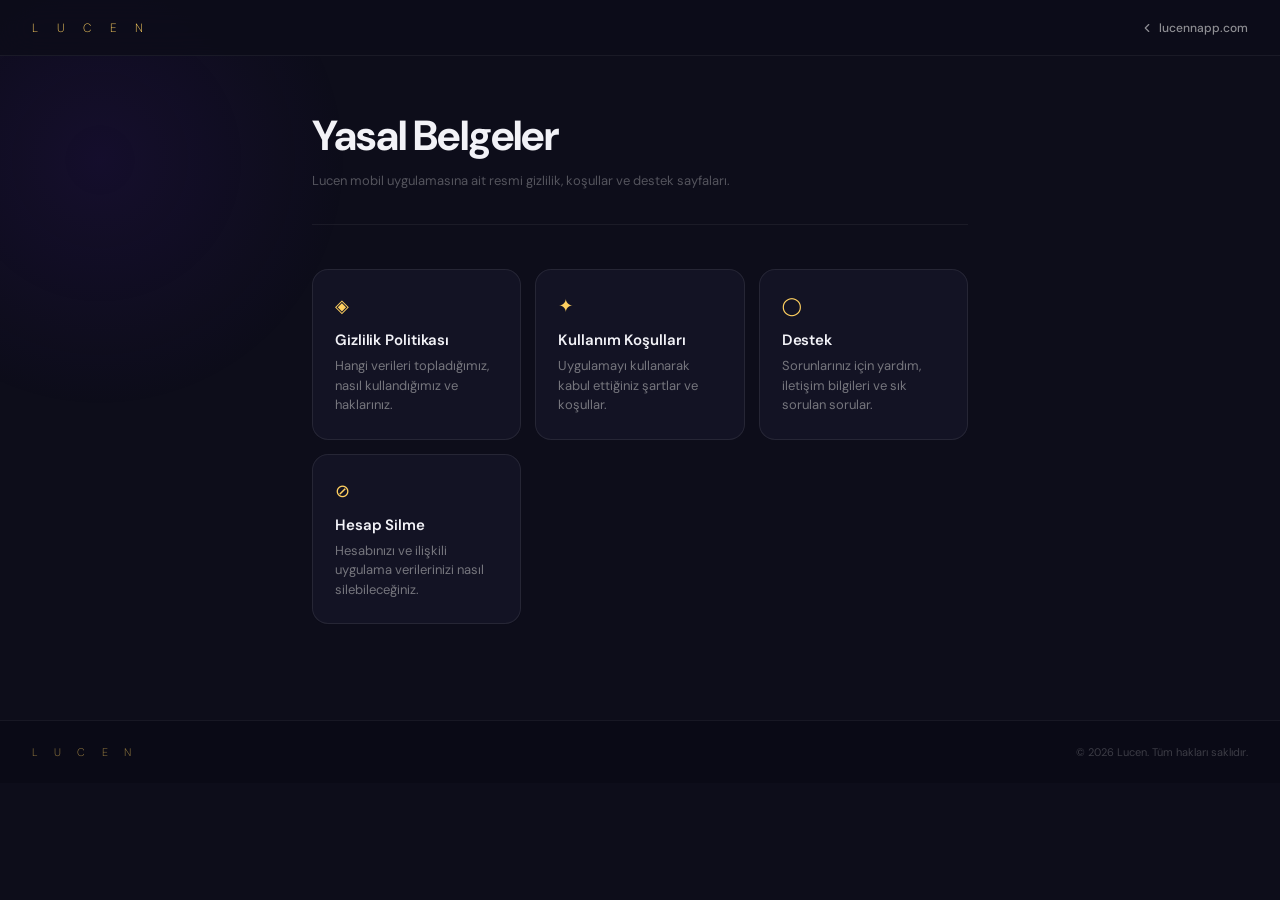
<file: index.html>
<!doctype html>
<html lang="tr">
<head>
  <meta charset="utf-8" />
  <meta name="viewport" content="width=device-width, initial-scale=1" />
  <title>Lucen — Yasal Belgeler</title>
  <meta name="description" content="Lucen uygulamasına ait gizlilik politikası, kullanım koşulları ve destek sayfaları." />
  <link rel="preconnect" href="https://fonts.googleapis.com" />
  <link rel="preconnect" href="https://fonts.gstatic.com" crossorigin />
  <link href="https://fonts.googleapis.com/css2?family=DM+Sans:opsz,wght@9..40,200;9..40,400;9..40,500;9..40,600;9..40,700&display=swap" rel="stylesheet" />
  <link rel="stylesheet" href="./styles.css" />
</head>
<body>

  <header class="legal-header">
    <a href="https://lucennapp.com" class="header-logo">L U C E N</a>
    <a href="https://lucennapp.com" class="header-back">
      <svg width="14" height="14" viewBox="0 0 24 24" fill="none" stroke="currentColor" stroke-width="2" stroke-linecap="round" stroke-linejoin="round" aria-hidden="true">
        <polyline points="15 18 9 12 15 6"></polyline>
      </svg>
      lucennapp.com
    </a>
  </header>

  <main class="legal-content">
    <h1 class="legal-title">Yasal Belgeler</h1>
    <p class="legal-meta">Lucen mobil uygulamasına ait resmi gizlilik, koşullar ve destek sayfaları.</p>

    <div class="hub-grid">
      <a href="./privacy.html" class="hub-card">
        <span class="hub-card-icon">◈</span>
        <span class="hub-card-title">Gizlilik Politikası</span>
        <p class="hub-card-desc">Hangi verileri topladığımız, nasıl kullandığımız ve haklarınız.</p>
      </a>
      <a href="./terms.html" class="hub-card">
        <span class="hub-card-icon">✦</span>
        <span class="hub-card-title">Kullanım Koşulları</span>
        <p class="hub-card-desc">Uygulamayı kullanarak kabul ettiğiniz şartlar ve koşullar.</p>
      </a>
      <a href="./support.html" class="hub-card">
        <span class="hub-card-icon">◯</span>
        <span class="hub-card-title">Destek</span>
        <p class="hub-card-desc">Sorunlarınız için yardım, iletişim bilgileri ve sık sorulan sorular.</p>
      </a>
      <a href="./delete-account.html" class="hub-card">
        <span class="hub-card-icon">⊘</span>
        <span class="hub-card-title">Hesap Silme</span>
        <p class="hub-card-desc">Hesabınızı ve ilişkili uygulama verilerinizi nasıl silebileceğiniz.</p>
      </a>
    </div>
  </main>

  <footer class="legal-footer">
    <a href="https://lucennapp.com" class="legal-footer-logo">L U C E N</a>
    <span class="legal-footer-copy">© 2026 Lucen. Tüm hakları saklıdır.</span>
  </footer>

</body>
</html>
</file>
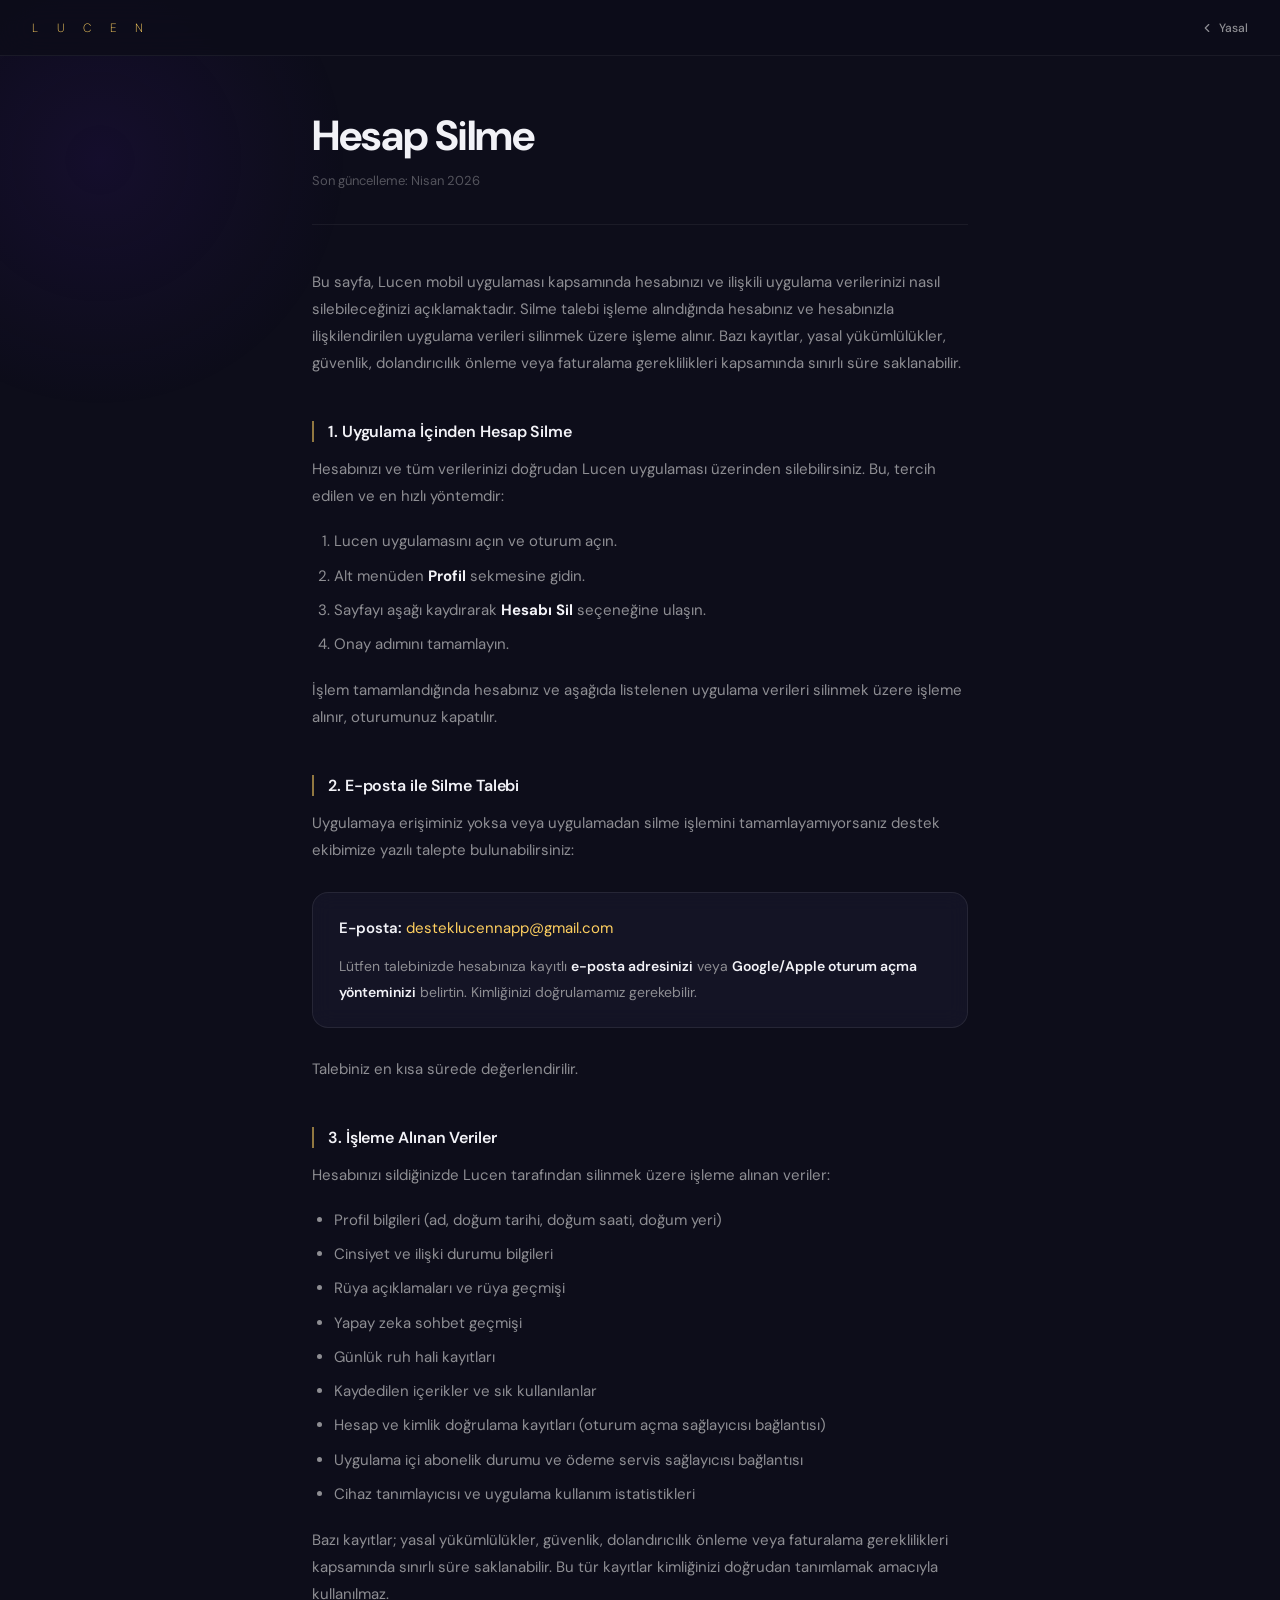
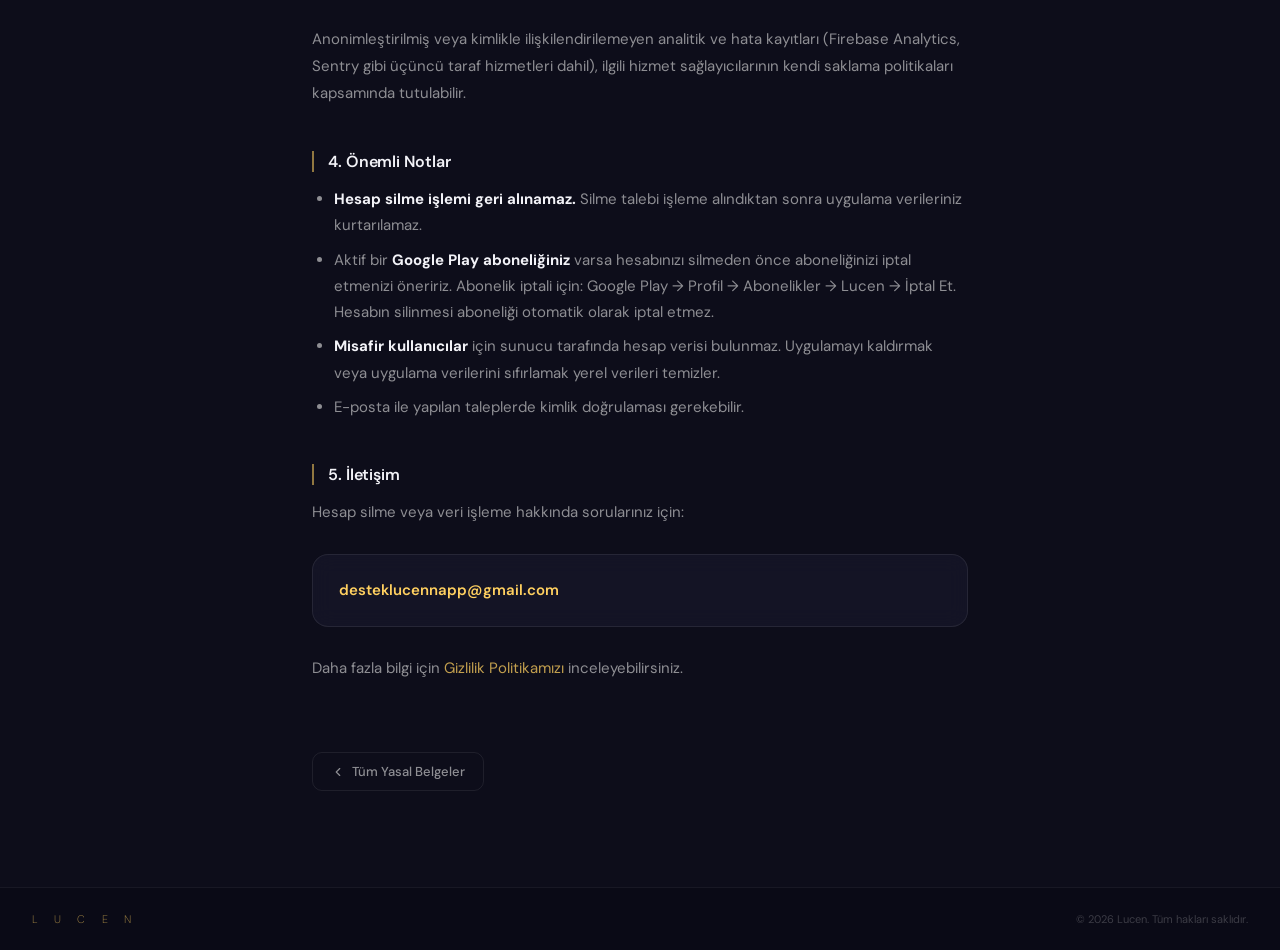
<file: delete-account.html>
<!doctype html>
<html lang="tr">
<head>
  <meta charset="utf-8" />
  <meta name="viewport" content="width=device-width, initial-scale=1" />
  <title>Lucen — Hesap Silme</title>
  <meta name="description" content="Lucen hesabınızı ve ilişkili uygulama verilerinizi nasıl silebileceğinizi öğrenin." />
  <link rel="preconnect" href="https://fonts.googleapis.com" />
  <link rel="preconnect" href="https://fonts.gstatic.com" crossorigin />
  <link href="https://fonts.googleapis.com/css2?family=DM+Sans:opsz,wght@9..40,200;9..40,400;9..40,500;9..40,600;9..40,700&display=swap" rel="stylesheet" />
  <link rel="stylesheet" href="./styles.css" />
</head>
<body>

  <header class="legal-header">
    <a href="https://lucennapp.com" class="header-logo">L U C E N</a>
    <a href="./index.html" class="header-back">
      <svg width="14" height="14" viewBox="0 0 24 24" fill="none" stroke="currentColor" stroke-width="2" stroke-linecap="round" stroke-linejoin="round" aria-hidden="true">
        <polyline points="15 18 9 12 15 6"></polyline>
      </svg>
      Yasal
    </a>
  </header>

  <main class="legal-content">
    <h1 class="legal-title">Hesap Silme</h1>
    <p class="legal-meta">Son güncelleme: Nisan 2026</p>

    <p>
      Bu sayfa, Lucen mobil uygulaması kapsamında hesabınızı ve ilişkili uygulama verilerinizi
      nasıl silebileceğinizi açıklamaktadır. Silme talebi işleme alındığında hesabınız ve
      hesabınızla ilişkilendirilen uygulama verileri silinmek üzere işleme alınır. Bazı kayıtlar,
      yasal yükümlülükler, güvenlik, dolandırıcılık önleme veya faturalama gereklilikleri
      kapsamında sınırlı süre saklanabilir.
    </p>

    <h2>1. Uygulama İçinden Hesap Silme</h2>
    <p>
      Hesabınızı ve tüm verilerinizi doğrudan Lucen uygulaması üzerinden silebilirsiniz.
      Bu, tercih edilen ve en hızlı yöntemdir:
    </p>
    <ol>
      <li>Lucen uygulamasını açın ve oturum açın.</li>
      <li>Alt menüden <strong style="color:#F2F2F7;">Profil</strong> sekmesine gidin.</li>
      <li>Sayfayı aşağı kaydırarak <strong style="color:#F2F2F7;">Hesabı Sil</strong> seçeneğine ulaşın.</li>
      <li>Onay adımını tamamlayın.</li>
    </ol>
    <p>
      İşlem tamamlandığında hesabınız ve aşağıda listelenen uygulama verileri silinmek üzere
      işleme alınır, oturumunuz kapatılır.
    </p>

    <h2>2. E-posta ile Silme Talebi</h2>
    <p>
      Uygulamaya erişiminiz yoksa veya uygulamadan silme işlemini tamamlayamıyorsanız
      destek ekibimize yazılı talepte bulunabilirsiniz:
    </p>
    <div class="highlight">
      <p>
        <strong>E-posta:</strong>
        <a href="mailto:desteklucennapp@gmail.com?subject=Hesap%20Silme%20Talebi">
          desteklucennapp@gmail.com
        </a>
      </p>
      <p style="margin-top:12px; font-size:14px;">
        Lütfen talebinizde hesabınıza kayıtlı <strong>e-posta adresinizi</strong> veya
        <strong>Google/Apple oturum açma yönteminizi</strong> belirtin.
        Kimliğinizi doğrulamamız gerekebilir.
      </p>
    </div>
    <p>
      Talebiniz en kısa sürede değerlendirilir.
    </p>

    <h2>3. İşleme Alınan Veriler</h2>
    <p>
      Hesabınızı sildiğinizde Lucen tarafından silinmek üzere işleme alınan veriler:
    </p>
    <ul>
      <li>Profil bilgileri (ad, doğum tarihi, doğum saati, doğum yeri)</li>
      <li>Cinsiyet ve ilişki durumu bilgileri</li>
      <li>Rüya açıklamaları ve rüya geçmişi</li>
      <li>Yapay zeka sohbet geçmişi</li>
      <li>Günlük ruh hali kayıtları</li>
      <li>Kaydedilen içerikler ve sık kullanılanlar</li>
      <li>Hesap ve kimlik doğrulama kayıtları (oturum açma sağlayıcısı bağlantısı)</li>
      <li>Uygulama içi abonelik durumu ve ödeme servis sağlayıcısı bağlantısı</li>
      <li>Cihaz tanımlayıcısı ve uygulama kullanım istatistikleri</li>
    </ul>
    <p>
      Bazı kayıtlar; yasal yükümlülükler, güvenlik, dolandırıcılık önleme veya faturalama
      gereklilikleri kapsamında sınırlı süre saklanabilir. Bu tür kayıtlar kimliğinizi
      doğrudan tanımlamak amacıyla kullanılmaz.
    </p>
    <p>
      Anonimleştirilmiş veya kimlikle ilişkilendirilemeyen analitik ve hata kayıtları
      (Firebase Analytics, Sentry gibi üçüncü taraf hizmetleri dahil), ilgili hizmet
      sağlayıcılarının kendi saklama politikaları kapsamında tutulabilir.
    </p>

    <h2>4. Önemli Notlar</h2>
    <ul>
      <li>
        <strong style="color:#F2F2F7;">Hesap silme işlemi geri alınamaz.</strong>
        Silme talebi işleme alındıktan sonra uygulama verileriniz kurtarılamaz.
      </li>
      <li>
        Aktif bir <strong style="color:#F2F2F7;">Google Play aboneliğiniz</strong> varsa
        hesabınızı silmeden önce aboneliğinizi iptal etmenizi öneririz.
        Abonelik iptali için: Google Play → Profil → Abonelikler → Lucen → İptal Et.
        Hesabın silinmesi aboneliği otomatik olarak iptal etmez.
      </li>
      <li>
        <strong style="color:#F2F2F7;">Misafir kullanıcılar</strong> için sunucu tarafında
        hesap verisi bulunmaz. Uygulamayı kaldırmak veya uygulama verilerini sıfırlamak
        yerel verileri temizler.
      </li>
      <li>
        E-posta ile yapılan taleplerde kimlik doğrulaması gerekebilir.
      </li>
    </ul>

    <h2>5. İletişim</h2>
    <p>
      Hesap silme veya veri işleme hakkında sorularınız için:
    </p>
    <div class="highlight">
      <p>
        <strong>
          <a href="mailto:desteklucennapp@gmail.com">desteklucennapp@gmail.com</a>
        </strong>
      </p>
    </div>
    <p>
      Daha fazla bilgi için
      <a href="./privacy.html">Gizlilik Politikamızı</a> inceleyebilirsiniz.
    </p>

    <a href="./index.html" class="back-link">
      <svg width="14" height="14" viewBox="0 0 24 24" fill="none" stroke="currentColor" stroke-width="2" stroke-linecap="round" stroke-linejoin="round" aria-hidden="true">
        <polyline points="15 18 9 12 15 6"></polyline>
      </svg>
      Tüm Yasal Belgeler
    </a>
  </main>

  <footer class="legal-footer">
    <a href="https://lucennapp.com" class="legal-footer-logo">L U C E N</a>
    <span class="legal-footer-copy">© 2026 Lucen. Tüm hakları saklıdır.</span>
  </footer>

</body>
</html>
</file>
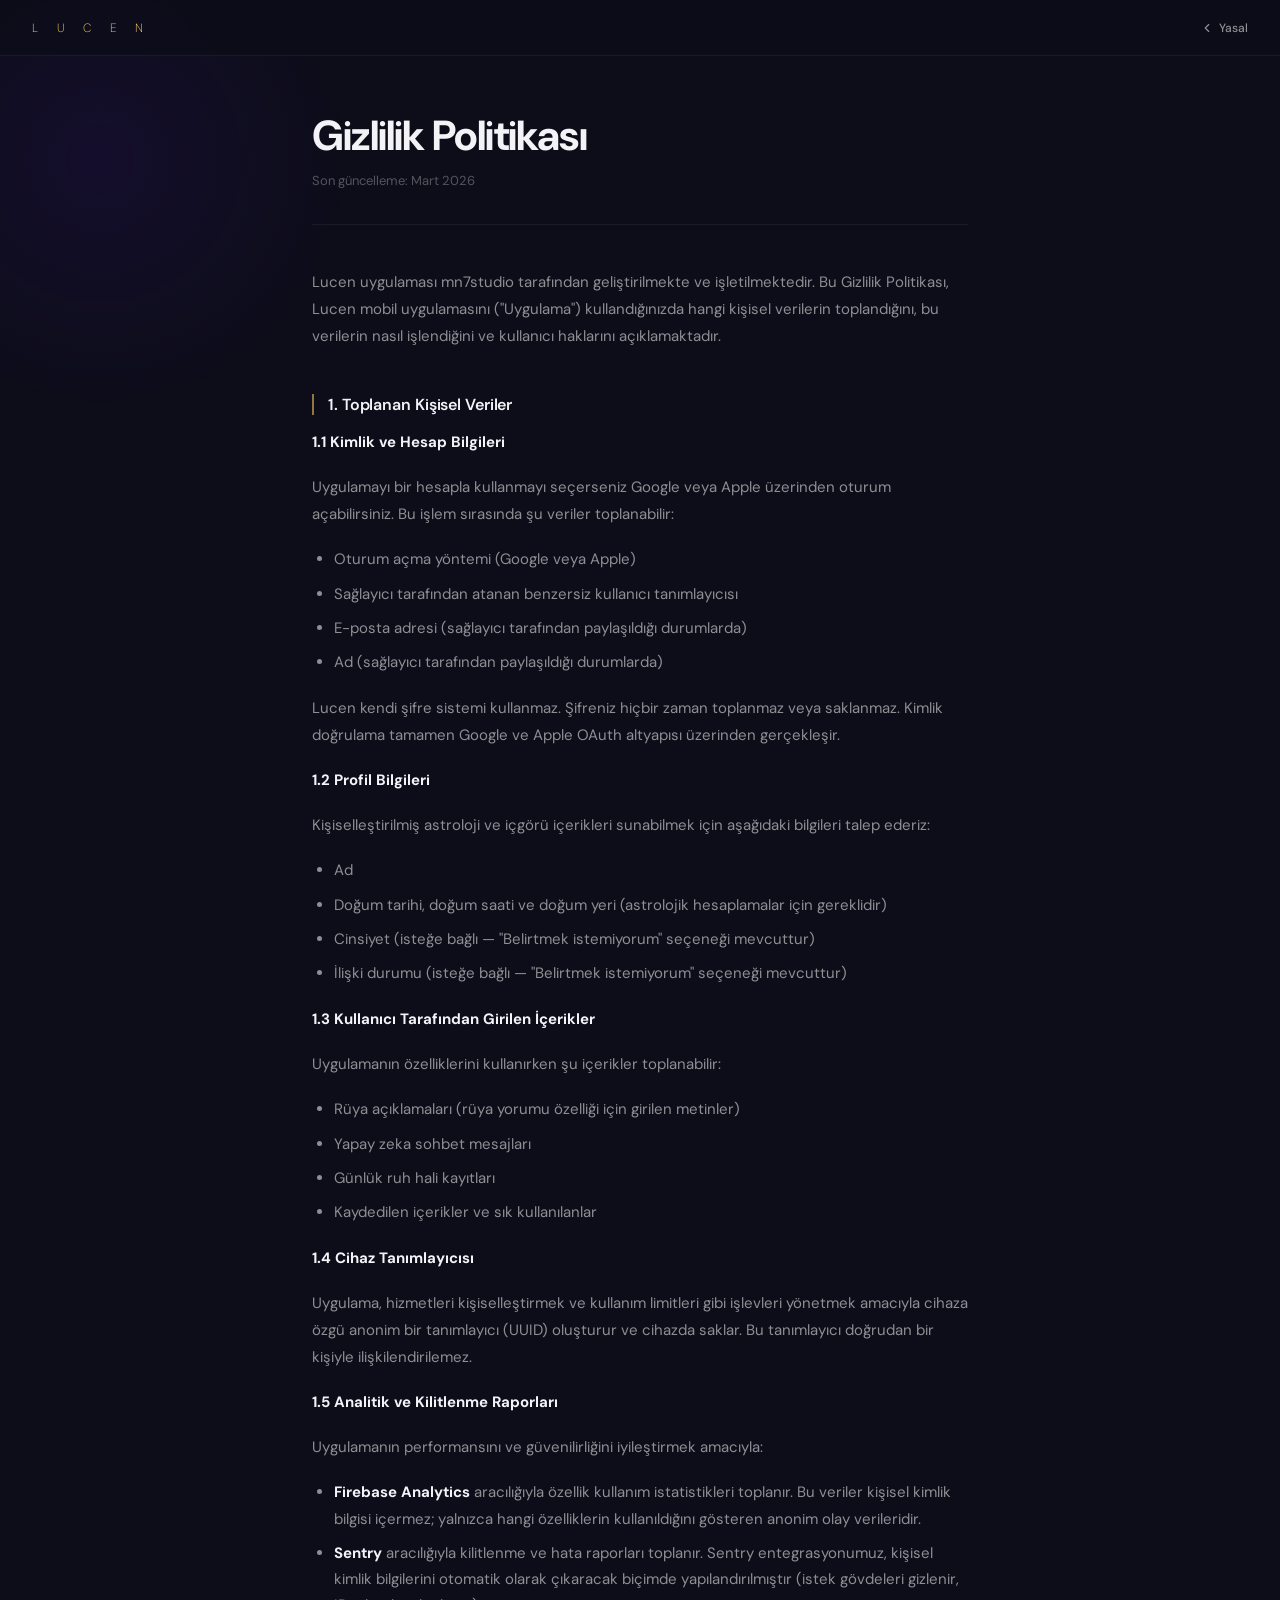
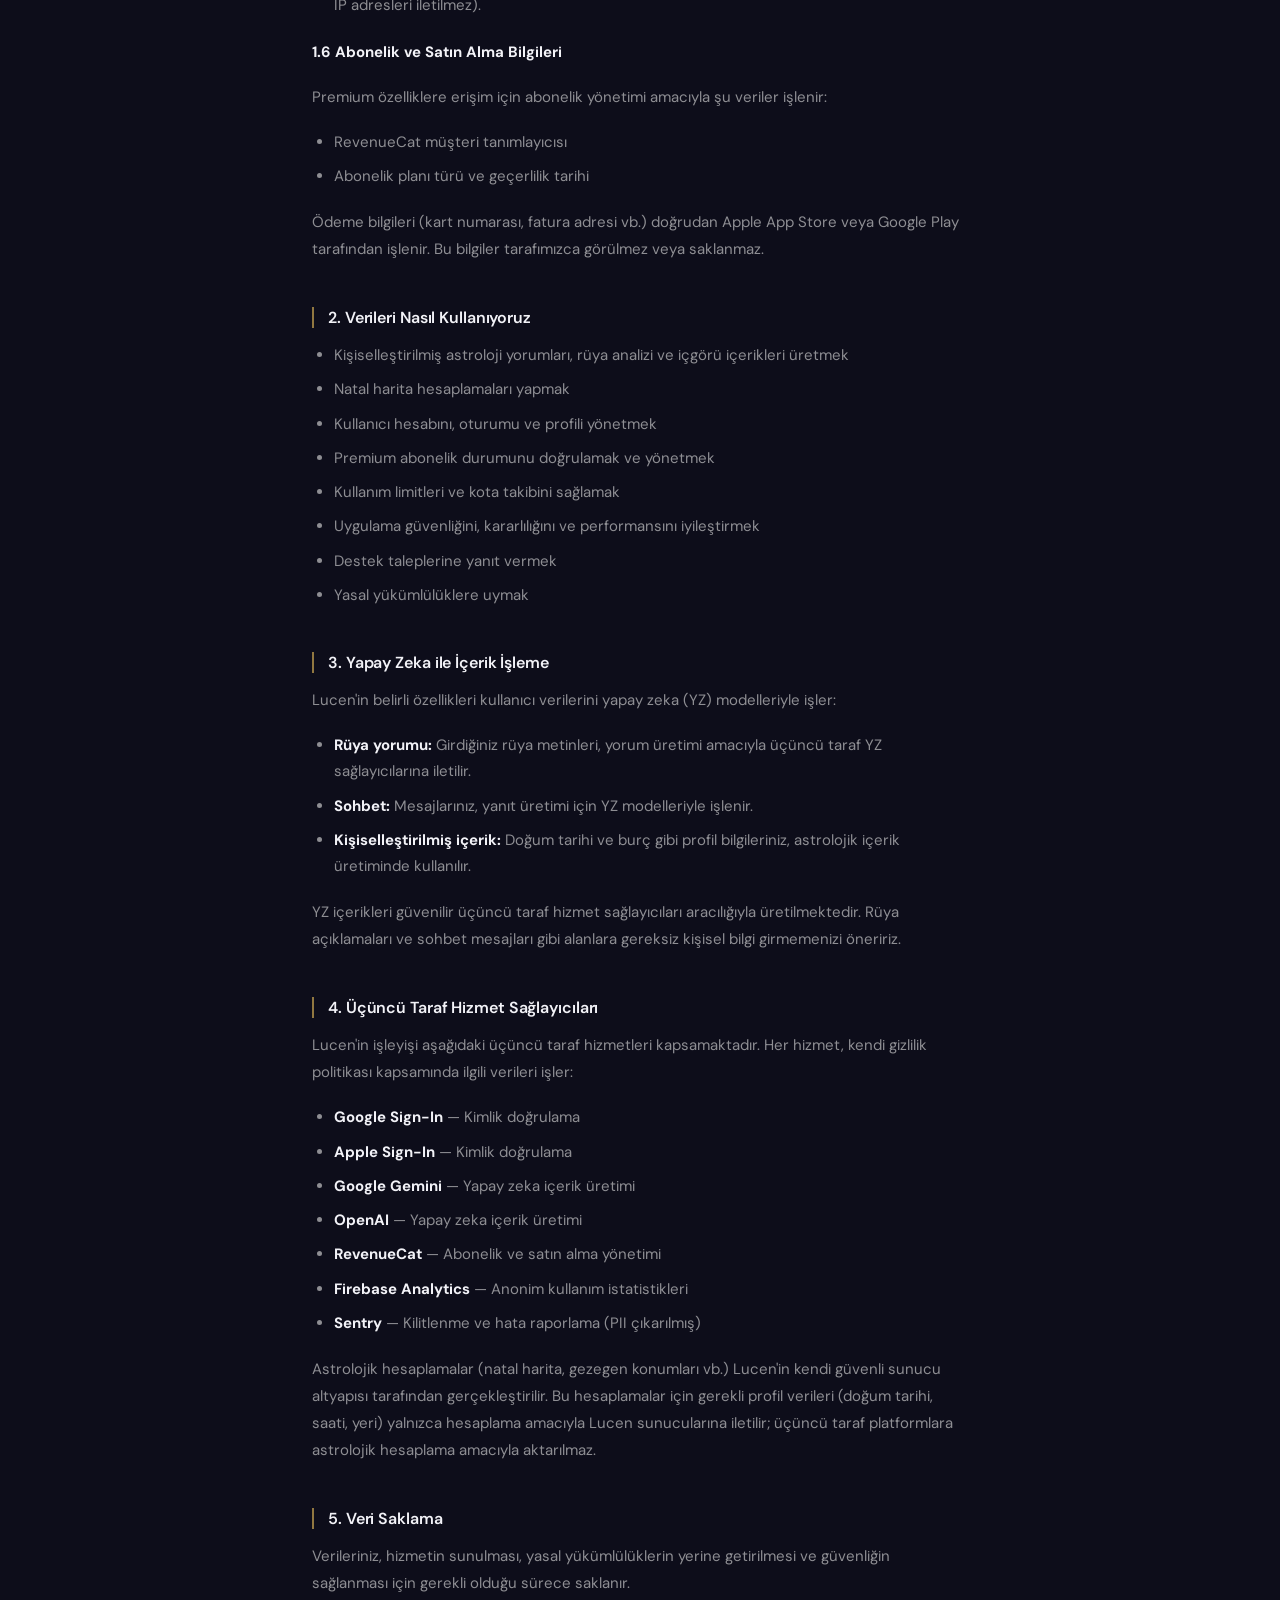
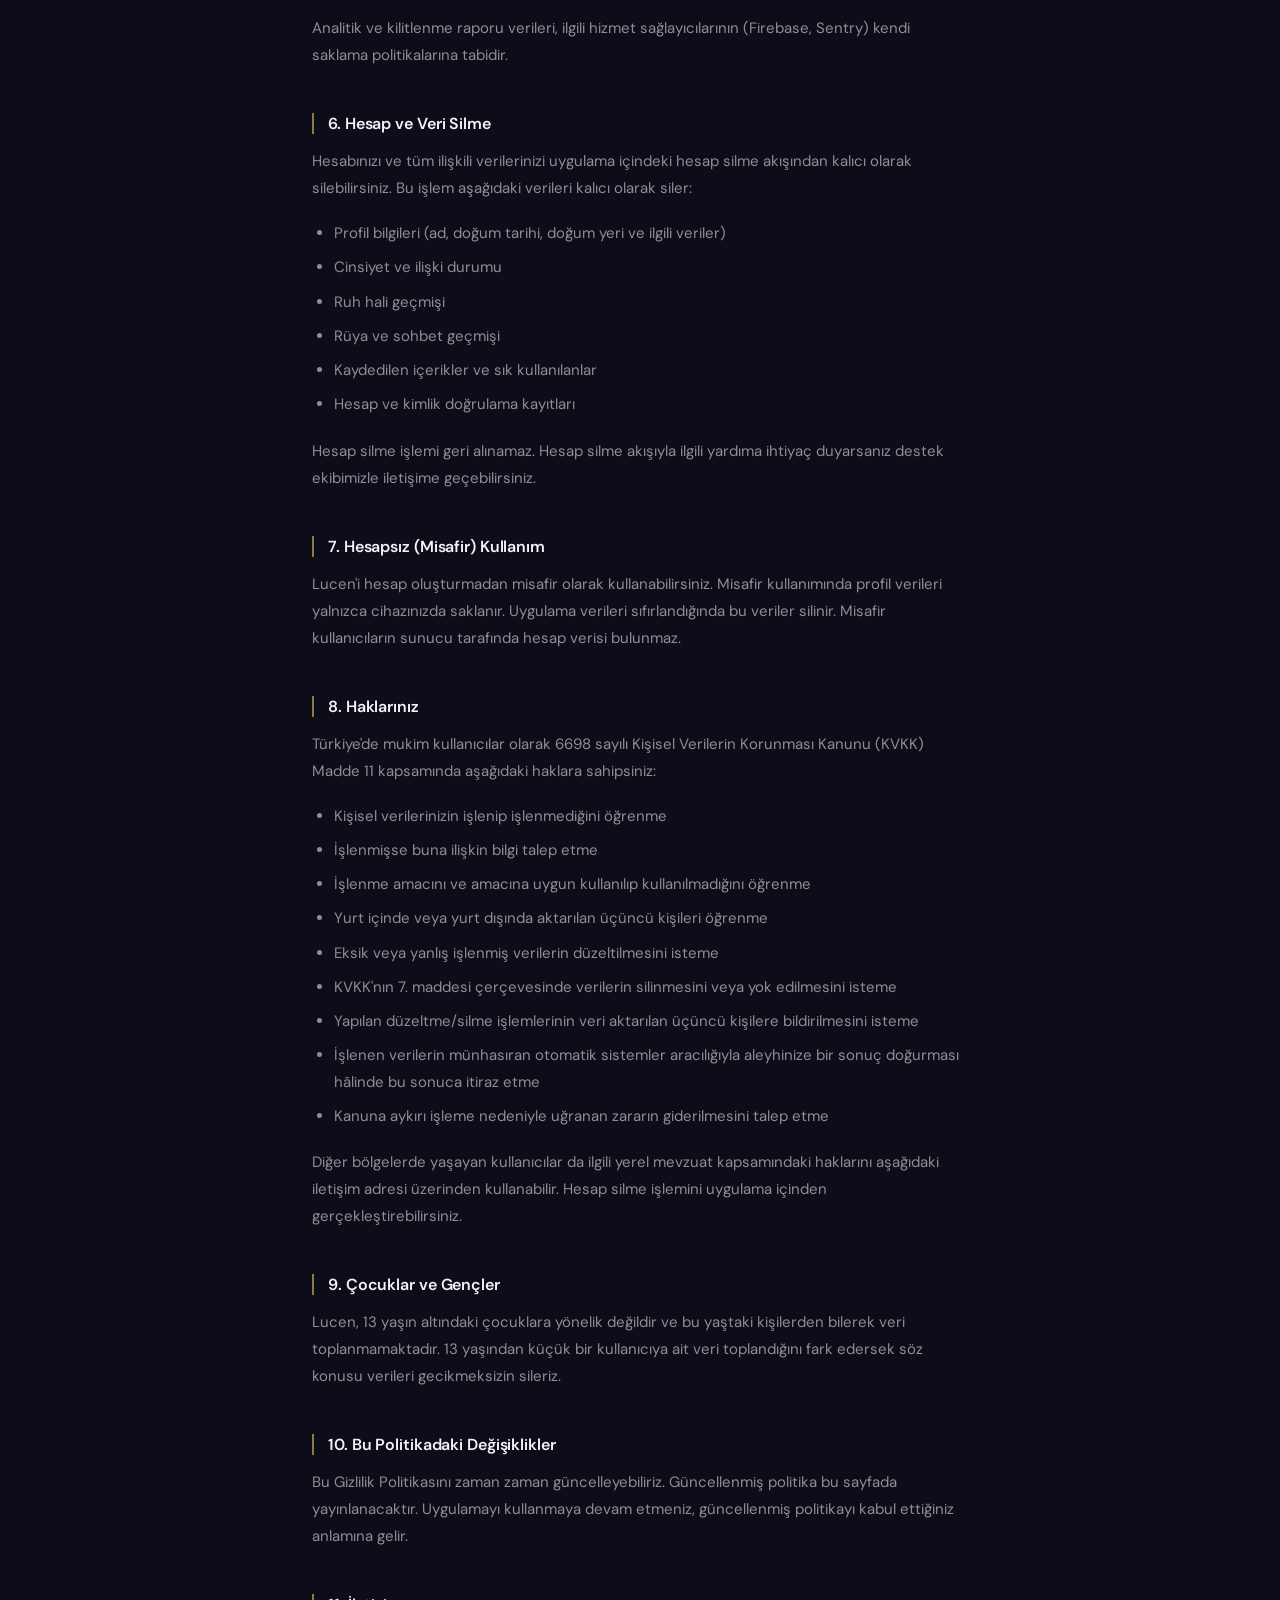
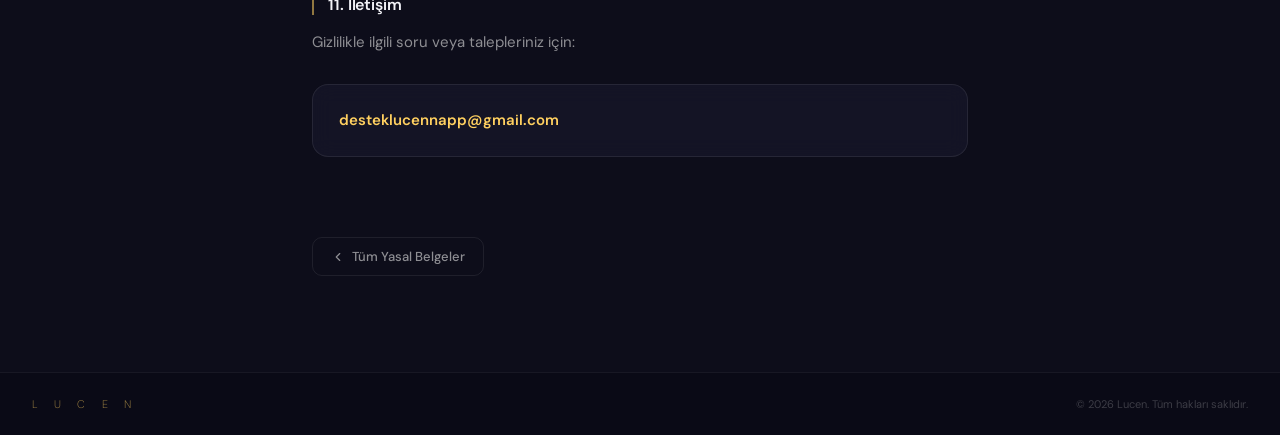
<file: privacy.html>
<!doctype html>
<html lang="tr">
<head>
  <meta charset="utf-8" />
  <meta name="viewport" content="width=device-width, initial-scale=1" />
  <title>Lucen — Gizlilik Politikası</title>
  <meta name="description" content="Lucen gizlilik politikası — hangi verilerin toplandığı, nasıl kullanıldığı ve kullanıcı hakları." />
  <link rel="preconnect" href="https://fonts.googleapis.com" />
  <link rel="preconnect" href="https://fonts.gstatic.com" crossorigin />
  <link href="https://fonts.googleapis.com/css2?family=DM+Sans:opsz,wght@9..40,200;9..40,400;9..40,500;9..40,600;9..40,700&display=swap" rel="stylesheet" />
  <link rel="stylesheet" href="./styles.css" />
</head>
<body>

  <header class="legal-header">
    <a href="https://lucennapp.com" class="header-logo">L U C E N</a>
    <a href="./index.html" class="header-back">
      <svg width="14" height="14" viewBox="0 0 24 24" fill="none" stroke="currentColor" stroke-width="2" stroke-linecap="round" stroke-linejoin="round" aria-hidden="true">
        <polyline points="15 18 9 12 15 6"></polyline>
      </svg>
      Yasal
    </a>
  </header>

  <main class="legal-content">
    <h1 class="legal-title">Gizlilik Politikası</h1>
    <p class="legal-meta">Son güncelleme: Mart 2026</p>

    <p>
      Lucen uygulaması mn7studio tarafından geliştirilmekte ve işletilmektedir.
      Bu Gizlilik Politikası, Lucen mobil uygulamasını ("Uygulama") kullandığınızda
      hangi kişisel verilerin toplandığını, bu verilerin nasıl işlendiğini ve kullanıcı
      haklarını açıklamaktadır.
    </p>

    <h2>1. Toplanan Kişisel Veriler</h2>

    <p><strong style="color:#F2F2F7;">1.1 Kimlik ve Hesap Bilgileri</strong></p>
    <p>
      Uygulamayı bir hesapla kullanmayı seçerseniz Google veya Apple üzerinden oturum açabilirsiniz.
      Bu işlem sırasında şu veriler toplanabilir:
    </p>
    <ul>
      <li>Oturum açma yöntemi (Google veya Apple)</li>
      <li>Sağlayıcı tarafından atanan benzersiz kullanıcı tanımlayıcısı</li>
      <li>E-posta adresi (sağlayıcı tarafından paylaşıldığı durumlarda)</li>
      <li>Ad (sağlayıcı tarafından paylaşıldığı durumlarda)</li>
    </ul>
    <p>
      Lucen kendi şifre sistemi kullanmaz. Şifreniz hiçbir zaman toplanmaz veya saklanmaz.
      Kimlik doğrulama tamamen Google ve Apple OAuth altyapısı üzerinden gerçekleşir.
    </p>

    <p><strong style="color:#F2F2F7;">1.2 Profil Bilgileri</strong></p>
    <p>
      Kişiselleştirilmiş astroloji ve içgörü içerikleri sunabilmek için aşağıdaki bilgileri talep ederiz:
    </p>
    <ul>
      <li>Ad</li>
      <li>Doğum tarihi, doğum saati ve doğum yeri (astrolojik hesaplamalar için gereklidir)</li>
      <li>Cinsiyet (isteğe bağlı — "Belirtmek istemiyorum" seçeneği mevcuttur)</li>
      <li>İlişki durumu (isteğe bağlı — "Belirtmek istemiyorum" seçeneği mevcuttur)</li>
    </ul>

    <p><strong style="color:#F2F2F7;">1.3 Kullanıcı Tarafından Girilen İçerikler</strong></p>
    <p>
      Uygulamanın özelliklerini kullanırken şu içerikler toplanabilir:
    </p>
    <ul>
      <li>Rüya açıklamaları (rüya yorumu özelliği için girilen metinler)</li>
      <li>Yapay zeka sohbet mesajları</li>
      <li>Günlük ruh hali kayıtları</li>
      <li>Kaydedilen içerikler ve sık kullanılanlar</li>
    </ul>

    <p><strong style="color:#F2F2F7;">1.4 Cihaz Tanımlayıcısı</strong></p>
    <p>
      Uygulama, hizmetleri kişiselleştirmek ve kullanım limitleri gibi işlevleri yönetmek amacıyla
      cihaza özgü anonim bir tanımlayıcı (UUID) oluşturur ve cihazda saklar.
      Bu tanımlayıcı doğrudan bir kişiyle ilişkilendirilemez.
    </p>

    <p><strong style="color:#F2F2F7;">1.5 Analitik ve Kilitlenme Raporları</strong></p>
    <p>
      Uygulamanın performansını ve güvenilirliğini iyileştirmek amacıyla:
    </p>
    <ul>
      <li>
        <strong style="color:#F2F2F7;">Firebase Analytics</strong> aracılığıyla özellik kullanım istatistikleri toplanır.
        Bu veriler kişisel kimlik bilgisi içermez; yalnızca hangi özelliklerin kullanıldığını gösteren anonim olay verileridir.
      </li>
      <li>
        <strong style="color:#F2F2F7;">Sentry</strong> aracılığıyla kilitlenme ve hata raporları toplanır.
        Sentry entegrasyonumuz, kişisel kimlik bilgilerini otomatik olarak çıkaracak biçimde yapılandırılmıştır
        (istek gövdeleri gizlenir, IP adresleri iletilmez).
      </li>
    </ul>

    <p><strong style="color:#F2F2F7;">1.6 Abonelik ve Satın Alma Bilgileri</strong></p>
    <p>
      Premium özelliklere erişim için abonelik yönetimi amacıyla şu veriler işlenir:
    </p>
    <ul>
      <li>RevenueCat müşteri tanımlayıcısı</li>
      <li>Abonelik planı türü ve geçerlilik tarihi</li>
    </ul>
    <p>
      Ödeme bilgileri (kart numarası, fatura adresi vb.) doğrudan Apple App Store veya Google Play
      tarafından işlenir. Bu bilgiler tarafımızca görülmez veya saklanmaz.
    </p>

    <h2>2. Verileri Nasıl Kullanıyoruz</h2>
    <ul>
      <li>Kişiselleştirilmiş astroloji yorumları, rüya analizi ve içgörü içerikleri üretmek</li>
      <li>Natal harita hesaplamaları yapmak</li>
      <li>Kullanıcı hesabını, oturumu ve profili yönetmek</li>
      <li>Premium abonelik durumunu doğrulamak ve yönetmek</li>
      <li>Kullanım limitleri ve kota takibini sağlamak</li>
      <li>Uygulama güvenliğini, kararlılığını ve performansını iyileştirmek</li>
      <li>Destek taleplerine yanıt vermek</li>
      <li>Yasal yükümlülüklere uymak</li>
    </ul>

    <h2>3. Yapay Zeka ile İçerik İşleme</h2>
    <p>
      Lucen'in belirli özellikleri kullanıcı verilerini yapay zeka (YZ) modelleriyle işler:
    </p>
    <ul>
      <li>
        <strong style="color:#F2F2F7;">Rüya yorumu:</strong> Girdiğiniz rüya metinleri, yorum üretimi amacıyla
        üçüncü taraf YZ sağlayıcılarına iletilir.
      </li>
      <li>
        <strong style="color:#F2F2F7;">Sohbet:</strong> Mesajlarınız, yanıt üretimi için YZ modelleriyle işlenir.
      </li>
      <li>
        <strong style="color:#F2F2F7;">Kişiselleştirilmiş içerik:</strong> Doğum tarihi ve burç gibi profil
        bilgileriniz, astrolojik içerik üretiminde kullanılır.
      </li>
    </ul>
    <p>
      YZ içerikleri güvenilir üçüncü taraf hizmet sağlayıcıları aracılığıyla üretilmektedir.
      Rüya açıklamaları ve sohbet mesajları gibi alanlara gereksiz kişisel bilgi girmemenizi öneririz.
    </p>

    <h2>4. Üçüncü Taraf Hizmet Sağlayıcıları</h2>
    <p>
      Lucen'in işleyişi aşağıdaki üçüncü taraf hizmetleri kapsamaktadır. Her hizmet,
      kendi gizlilik politikası kapsamında ilgili verileri işler:
    </p>
    <ul>
      <li><strong style="color:#F2F2F7;">Google Sign-In</strong> — Kimlik doğrulama</li>
      <li><strong style="color:#F2F2F7;">Apple Sign-In</strong> — Kimlik doğrulama</li>
      <li><strong style="color:#F2F2F7;">Google Gemini</strong> — Yapay zeka içerik üretimi</li>
      <li><strong style="color:#F2F2F7;">OpenAI</strong> — Yapay zeka içerik üretimi</li>
      <li><strong style="color:#F2F2F7;">RevenueCat</strong> — Abonelik ve satın alma yönetimi</li>
      <li><strong style="color:#F2F2F7;">Firebase Analytics</strong> — Anonim kullanım istatistikleri</li>
      <li><strong style="color:#F2F2F7;">Sentry</strong> — Kilitlenme ve hata raporlama (PII çıkarılmış)</li>
    </ul>
    <p>
      Astrolojik hesaplamalar (natal harita, gezegen konumları vb.) Lucen'in kendi güvenli sunucu
      altyapısı tarafından gerçekleştirilir. Bu hesaplamalar için gerekli profil verileri (doğum tarihi,
      saati, yeri) yalnızca hesaplama amacıyla Lucen sunucularına iletilir; üçüncü taraf platformlara
      astrolojik hesaplama amacıyla aktarılmaz.
    </p>

    <h2>5. Veri Saklama</h2>
    <p>
      Verileriniz, hizmetin sunulması, yasal yükümlülüklerin yerine getirilmesi ve güvenliğin
      sağlanması için gerekli olduğu sürece saklanır.
    </p>
    <p>
      Analitik ve kilitlenme raporu verileri, ilgili hizmet sağlayıcılarının (Firebase, Sentry)
      kendi saklama politikalarına tabidir.
    </p>

    <h2>6. Hesap ve Veri Silme</h2>
    <p>
      Hesabınızı ve tüm ilişkili verilerinizi uygulama içindeki hesap silme akışından
      kalıcı olarak silebilirsiniz. Bu işlem aşağıdaki verileri kalıcı olarak siler:
    </p>
    <ul>
      <li>Profil bilgileri (ad, doğum tarihi, doğum yeri ve ilgili veriler)</li>
      <li>Cinsiyet ve ilişki durumu</li>
      <li>Ruh hali geçmişi</li>
      <li>Rüya ve sohbet geçmişi</li>
      <li>Kaydedilen içerikler ve sık kullanılanlar</li>
      <li>Hesap ve kimlik doğrulama kayıtları</li>
    </ul>
    <p>
      Hesap silme işlemi geri alınamaz. Hesap silme akışıyla ilgili yardıma ihtiyaç
      duyarsanız destek ekibimizle iletişime geçebilirsiniz.
    </p>

    <h2>7. Hesapsız (Misafir) Kullanım</h2>
    <p>
      Lucen'i hesap oluşturmadan misafir olarak kullanabilirsiniz. Misafir kullanımında
      profil verileri yalnızca cihazınızda saklanır. Uygulama verileri sıfırlandığında
      bu veriler silinir. Misafir kullanıcıların sunucu tarafında hesap verisi bulunmaz.
    </p>

    <h2>8. Haklarınız</h2>
    <p>
      Türkiye'de mukim kullanıcılar olarak 6698 sayılı Kişisel Verilerin Korunması Kanunu (KVKK)
      Madde 11 kapsamında aşağıdaki haklara sahipsiniz:
    </p>
    <ul>
      <li>Kişisel verilerinizin işlenip işlenmediğini öğrenme</li>
      <li>İşlenmişse buna ilişkin bilgi talep etme</li>
      <li>İşlenme amacını ve amacına uygun kullanılıp kullanılmadığını öğrenme</li>
      <li>Yurt içinde veya yurt dışında aktarılan üçüncü kişileri öğrenme</li>
      <li>Eksik veya yanlış işlenmiş verilerin düzeltilmesini isteme</li>
      <li>KVKK'nın 7. maddesi çerçevesinde verilerin silinmesini veya yok edilmesini isteme</li>
      <li>Yapılan düzeltme/silme işlemlerinin veri aktarılan üçüncü kişilere bildirilmesini isteme</li>
      <li>İşlenen verilerin münhasıran otomatik sistemler aracılığıyla aleyhinize bir sonuç
        doğurması hâlinde bu sonuca itiraz etme</li>
      <li>Kanuna aykırı işleme nedeniyle uğranan zararın giderilmesini talep etme</li>
    </ul>
    <p>
      Diğer bölgelerde yaşayan kullanıcılar da ilgili yerel mevzuat kapsamındaki haklarını
      aşağıdaki iletişim adresi üzerinden kullanabilir.
      Hesap silme işlemini uygulama içinden gerçekleştirebilirsiniz.
    </p>

    <h2>9. Çocuklar ve Gençler</h2>
    <p>
      Lucen, 13 yaşın altındaki çocuklara yönelik değildir ve bu yaştaki kişilerden bilerek
      veri toplanmamaktadır. 13 yaşından küçük bir kullanıcıya ait veri toplandığını fark
      edersek söz konusu verileri gecikmeksizin sileriz.
    </p>

    <h2>10. Bu Politikadaki Değişiklikler</h2>
    <p>
      Bu Gizlilik Politikasını zaman zaman güncelleyebiliriz.
      Güncellenmiş politika bu sayfada yayınlanacaktır. Uygulamayı kullanmaya devam etmeniz,
      güncellenmiş politikayı kabul ettiğiniz anlamına gelir.
    </p>

    <h2>11. İletişim</h2>
    <p>Gizlilikle ilgili soru veya talepleriniz için:</p>
    <div class="highlight">
      <p>
        <strong>
          <a href="mailto:desteklucennapp@gmail.com">desteklucennapp@gmail.com</a>
        </strong>
      </p>
    </div>

    <a href="./index.html" class="back-link">
      <svg width="14" height="14" viewBox="0 0 24 24" fill="none" stroke="currentColor" stroke-width="2" stroke-linecap="round" stroke-linejoin="round" aria-hidden="true">
        <polyline points="15 18 9 12 15 6"></polyline>
      </svg>
      Tüm Yasal Belgeler
    </a>
  </main>

  <footer class="legal-footer">
    <a href="https://lucennapp.com" class="legal-footer-logo">L U C E N</a>
    <span class="legal-footer-copy">© 2026 Lucen. Tüm hakları saklıdır.</span>
  </footer>

</body>
</html>
</file>
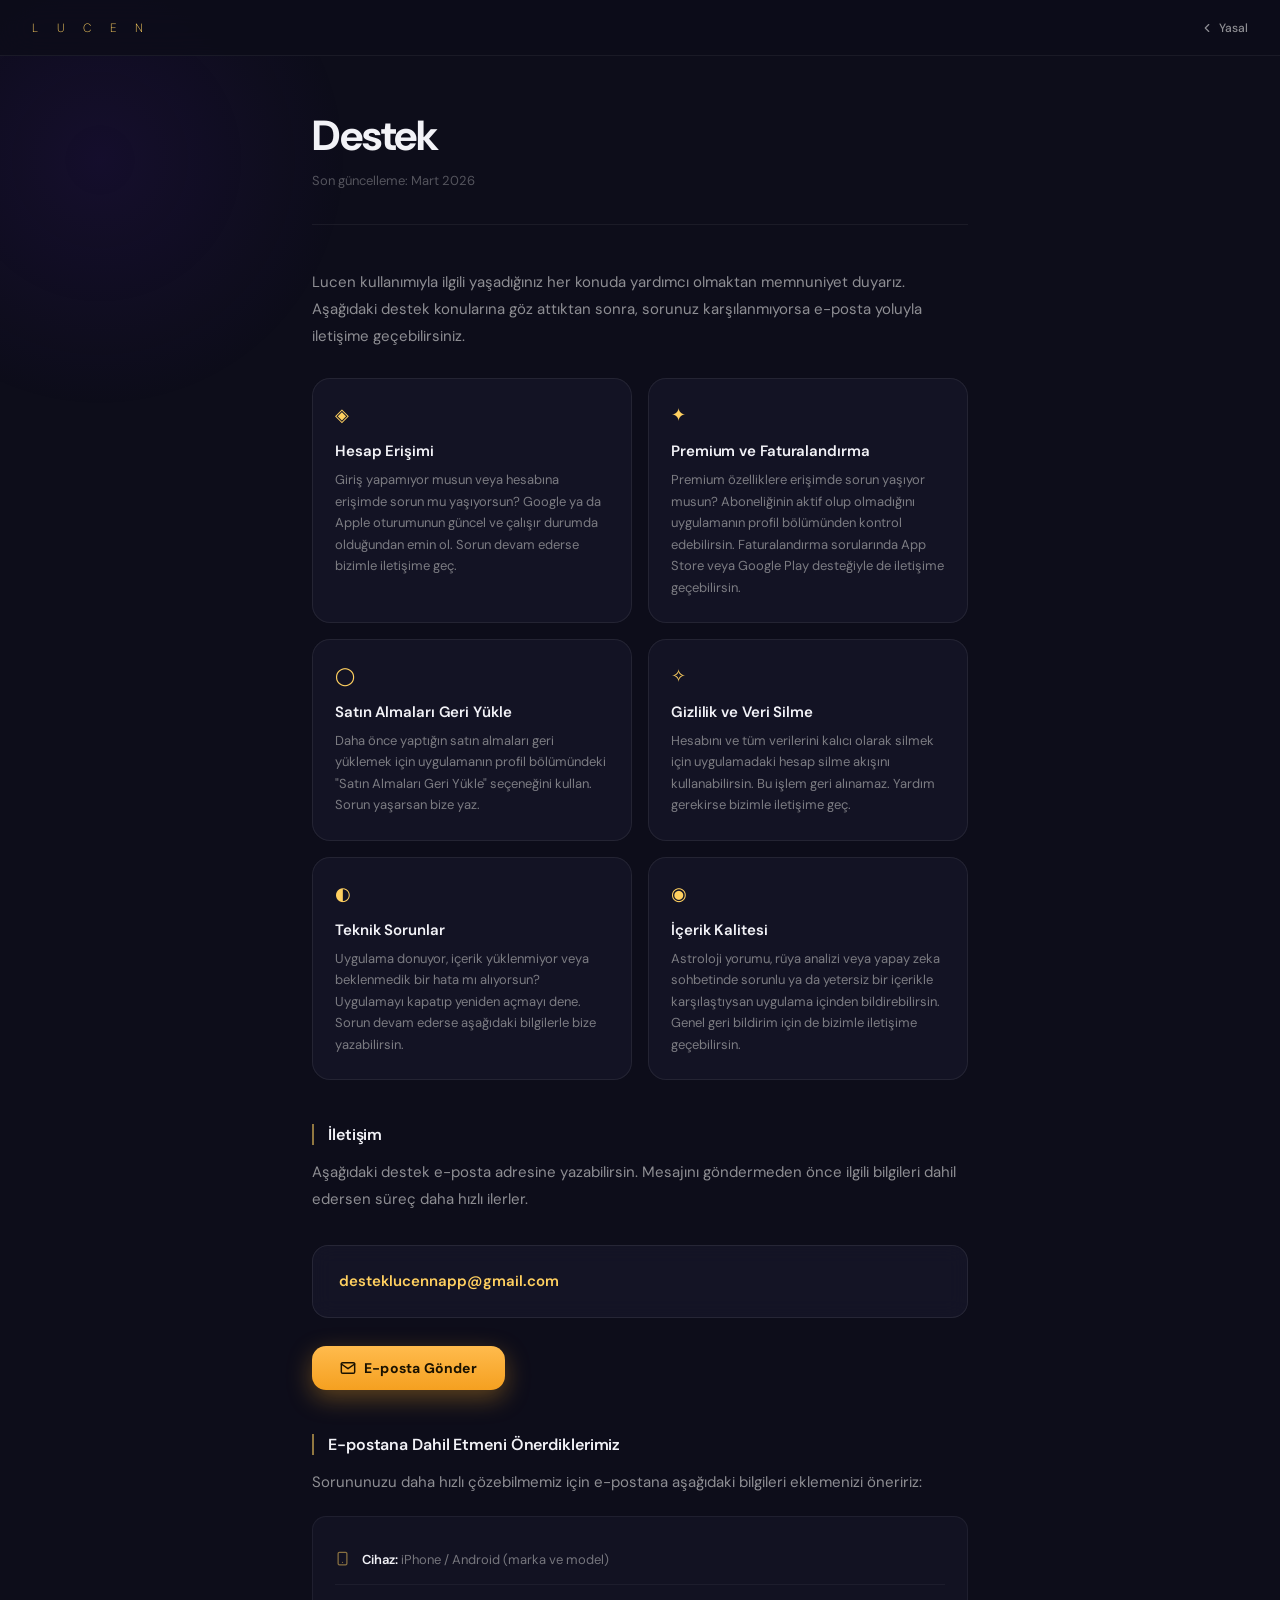
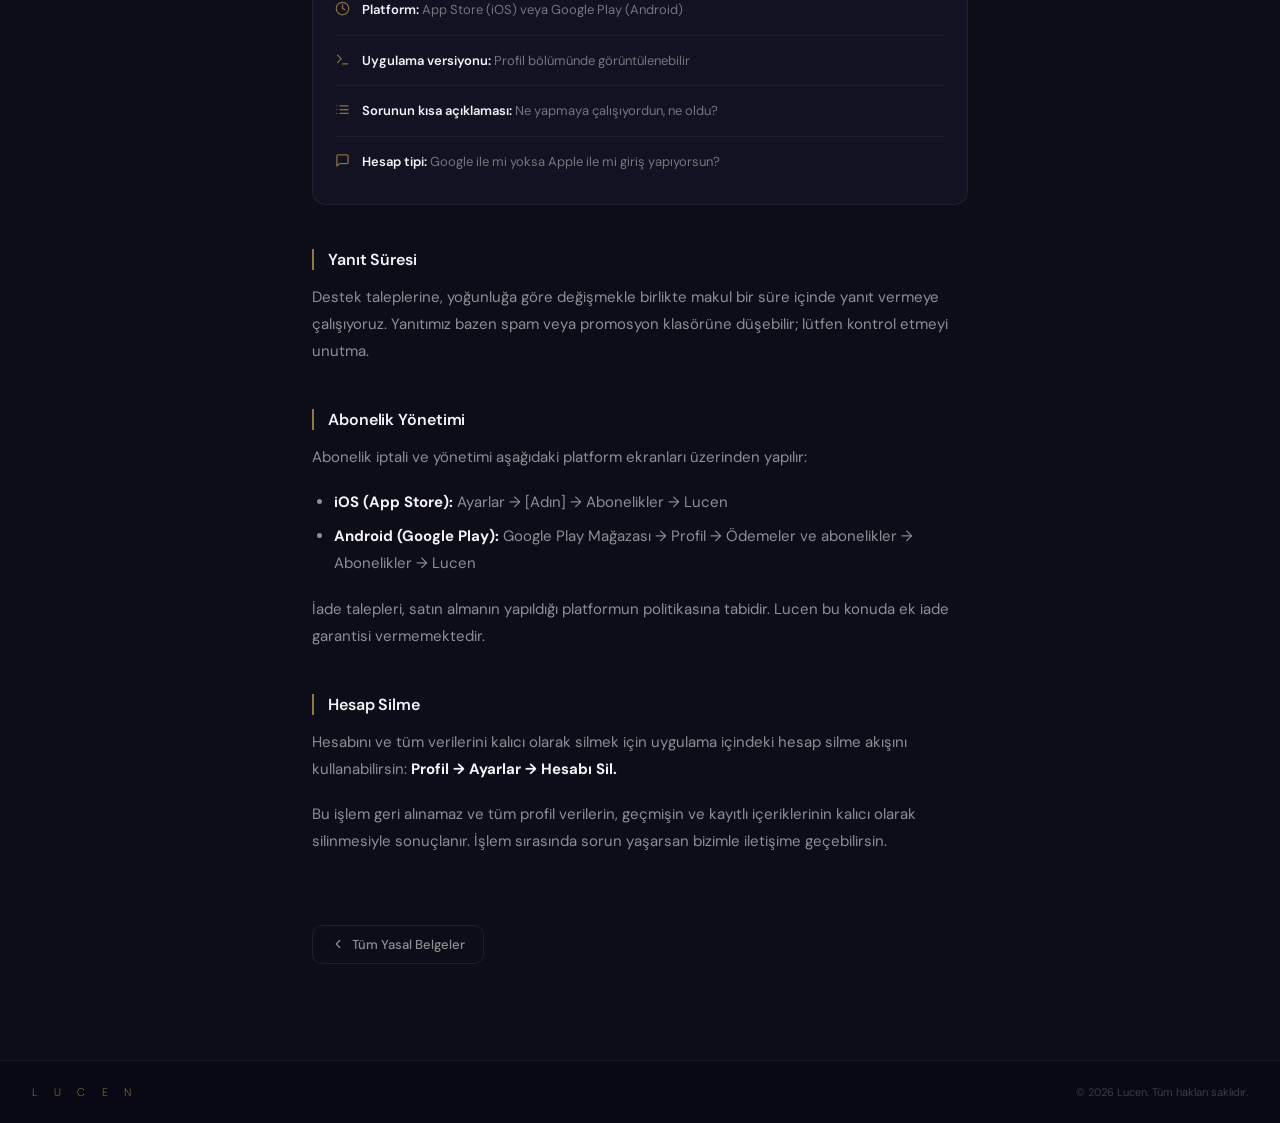
<file: support.html>
<!doctype html>
<html lang="tr">
<head>
  <meta charset="utf-8" />
  <meta name="viewport" content="width=device-width, initial-scale=1" />
  <title>Lucen — Destek</title>
  <meta name="description" content="Lucen destek sayfası — hesap, abonelik, gizlilik ve teknik yardım için iletişim." />
  <link rel="preconnect" href="https://fonts.googleapis.com" />
  <link rel="preconnect" href="https://fonts.gstatic.com" crossorigin />
  <link href="https://fonts.googleapis.com/css2?family=DM+Sans:opsz,wght@9..40,200;9..40,400;9..40,500;9..40,600;9..40,700&display=swap" rel="stylesheet" />
  <link rel="stylesheet" href="./styles.css" />
  <style>
    .info-row {
      display: flex;
      align-items: flex-start;
      gap: 12px;
      font-size: 13px;
      line-height: 1.65;
      color: rgba(142,142,147,0.80);
      padding: 14px 0;
      border-bottom: 1px solid rgba(255,255,255,0.05);
    }
    .info-row:last-child { border-bottom: none; }
    .info-row svg { flex-shrink: 0; margin-top: 2px; color: rgba(255,208,96,0.50); }
    .info-row strong { color: #F2F2F7; font-weight: 600; }

    .email-block {
      margin-top: 32px;
    }
    .cta-btn-wrap {
      margin-top: 20px;
    }
    .cta-btn {
      display: inline-flex;
      align-items: center;
      gap: 8px;
      font-family: 'DM Sans', sans-serif;
      font-size: 14px;
      font-weight: 700;
      letter-spacing: 0.2px;
      color: #1A1200;
      text-decoration: none;
      padding: 13px 28px;
      border-radius: 14px;
      background: linear-gradient(180deg, #FFBB4D 0%, #F5A020 100%);
      box-shadow: 0 8px 24px rgba(245,166,35,0.35);
      transition: opacity 0.2s, transform 0.2s;
    }
    .cta-btn:hover {
      opacity: 0.90;
      transform: translateY(-1px);
      color: #1A1200;
    }

    .info-box {
      background: rgba(26,26,46,0.45);
      border: 1px solid rgba(255,255,255,0.06);
      border-radius: 14px;
      padding: 18px 22px;
      margin-top: 20px;
    }
    .info-box p { margin-bottom: 0; font-size: 13px; line-height: 1.7; }
  </style>
</head>
<body>

  <header class="legal-header">
    <a href="https://lucennapp.com" class="header-logo">L U C E N</a>
    <a href="./index.html" class="header-back">
      <svg width="14" height="14" viewBox="0 0 24 24" fill="none" stroke="currentColor" stroke-width="2" stroke-linecap="round" stroke-linejoin="round" aria-hidden="true">
        <polyline points="15 18 9 12 15 6"></polyline>
      </svg>
      Yasal
    </a>
  </header>

  <main class="legal-content">
    <h1 class="legal-title">Destek</h1>
    <p class="legal-meta">Son güncelleme: Mart 2026</p>

    <p>
      Lucen kullanımıyla ilgili yaşadığınız her konuda yardımcı olmaktan memnuniyet duyarız.
      Aşağıdaki destek konularına göz attıktan sonra, sorunuz karşılanmıyorsa e-posta
      yoluyla iletişime geçebilirsiniz.
    </p>

    <!-- Support topic cards -->
    <div class="support-grid">

      <div class="support-card">
        <span class="support-card-icon">◈</span>
        <h3>Hesap Erişimi</h3>
        <p>
          Giriş yapamıyor musun veya hesabına erişimde sorun mu yaşıyorsun?
          Google ya da Apple oturumunun güncel ve çalışır durumda olduğundan emin ol.
          Sorun devam ederse bizimle iletişime geç.
        </p>
      </div>

      <div class="support-card">
        <span class="support-card-icon">✦</span>
        <h3>Premium ve Faturalandırma</h3>
        <p>
          Premium özelliklere erişimde sorun yaşıyor musun? Aboneliğinin aktif olup olmadığını
          uygulamanın profil bölümünden kontrol edebilirsin. Faturalandırma sorularında
          App Store veya Google Play desteğiyle de iletişime geçebilirsin.
        </p>
      </div>

      <div class="support-card">
        <span class="support-card-icon">◯</span>
        <h3>Satın Almaları Geri Yükle</h3>
        <p>
          Daha önce yaptığın satın almaları geri yüklemek için uygulamanın profil bölümündeki
          "Satın Almaları Geri Yükle" seçeneğini kullan. Sorun yaşarsan bize yaz.
        </p>
      </div>

      <div class="support-card">
        <span class="support-card-icon">✧</span>
        <h3>Gizlilik ve Veri Silme</h3>
        <p>
          Hesabını ve tüm verilerini kalıcı olarak silmek için uygulamadaki hesap silme
          akışını kullanabilirsin. Bu işlem geri alınamaz. Yardım gerekirse bizimle iletişime geç.
        </p>
      </div>

      <div class="support-card">
        <span class="support-card-icon">◐</span>
        <h3>Teknik Sorunlar</h3>
        <p>
          Uygulama donuyor, içerik yüklenmiyor veya beklenmedik bir hata mı alıyorsun?
          Uygulamayı kapatıp yeniden açmayı dene. Sorun devam ederse aşağıdaki bilgilerle
          bize yazabilirsin.
        </p>
      </div>

      <div class="support-card">
        <span class="support-card-icon">◉</span>
        <h3>İçerik Kalitesi</h3>
        <p>
          Astroloji yorumu, rüya analizi veya yapay zeka sohbetinde sorunlu ya da
          yetersiz bir içerikle karşılaştıysan uygulama içinden bildirebilirsin.
          Genel geri bildirim için de bizimle iletişime geçebilirsin.
        </p>
      </div>

    </div>

    <h2>İletişim</h2>
    <p>
      Aşağıdaki destek e-posta adresine yazabilirsin. Mesajını göndermeden önce
      ilgili bilgileri dahil edersen süreç daha hızlı ilerler.
    </p>

    <div class="highlight email-block">
      <p>
        <strong>
          <a href="mailto:desteklucennapp@gmail.com">desteklucennapp@gmail.com</a>
        </strong>
      </p>
    </div>

    <div class="cta-btn-wrap">
      <a href="mailto:desteklucennapp@gmail.com" class="cta-btn">
        <svg width="16" height="16" viewBox="0 0 24 24" fill="none" stroke="currentColor" stroke-width="2.2" stroke-linecap="round" stroke-linejoin="round" aria-hidden="true">
          <path d="M4 4h16c1.1 0 2 .9 2 2v12c0 1.1-.9 2-2 2H4c-1.1 0-2-.9-2-2V6c0-1.1.9-2 2-2z"></path>
          <polyline points="22,6 12,13 2,6"></polyline>
        </svg>
        E-posta Gönder
      </a>
    </div>

    <h2>E-postana Dahil Etmeni Önerdiklerimiz</h2>
    <p>
      Sorununuzu daha hızlı çözebilmemiz için e-postana aşağıdaki bilgileri eklemenizi öneririz:
    </p>

    <div class="info-box">
      <div class="info-row">
        <svg width="15" height="15" viewBox="0 0 24 24" fill="none" stroke="currentColor" stroke-width="2" stroke-linecap="round" stroke-linejoin="round" aria-hidden="true">
          <rect x="5" y="2" width="14" height="20" rx="2" ry="2"></rect>
          <line x1="12" y1="18" x2="12.01" y2="18"></line>
        </svg>
        <span><strong>Cihaz:</strong> iPhone / Android (marka ve model)</span>
      </div>
      <div class="info-row">
        <svg width="15" height="15" viewBox="0 0 24 24" fill="none" stroke="currentColor" stroke-width="2" stroke-linecap="round" stroke-linejoin="round" aria-hidden="true">
          <circle cx="12" cy="12" r="10"></circle>
          <polyline points="12 6 12 12 16 14"></polyline>
        </svg>
        <span><strong>Platform:</strong> App Store (iOS) veya Google Play (Android)</span>
      </div>
      <div class="info-row">
        <svg width="15" height="15" viewBox="0 0 24 24" fill="none" stroke="currentColor" stroke-width="2" stroke-linecap="round" stroke-linejoin="round" aria-hidden="true">
          <polyline points="4 17 10 11 4 5"></polyline>
          <line x1="12" y1="19" x2="20" y2="19"></line>
        </svg>
        <span><strong>Uygulama versiyonu:</strong> Profil bölümünde görüntülenebilir</span>
      </div>
      <div class="info-row">
        <svg width="15" height="15" viewBox="0 0 24 24" fill="none" stroke="currentColor" stroke-width="2" stroke-linecap="round" stroke-linejoin="round" aria-hidden="true">
          <line x1="8" y1="6" x2="21" y2="6"></line>
          <line x1="8" y1="12" x2="21" y2="12"></line>
          <line x1="8" y1="18" x2="21" y2="18"></line>
          <line x1="3" y1="6" x2="3.01" y2="6"></line>
          <line x1="3" y1="12" x2="3.01" y2="12"></line>
          <line x1="3" y1="18" x2="3.01" y2="18"></line>
        </svg>
        <span><strong>Sorunun kısa açıklaması:</strong> Ne yapmaya çalışıyordun, ne oldu?</span>
      </div>
      <div class="info-row">
        <svg width="15" height="15" viewBox="0 0 24 24" fill="none" stroke="currentColor" stroke-width="2" stroke-linecap="round" stroke-linejoin="round" aria-hidden="true">
          <path d="M21 15a2 2 0 0 1-2 2H7l-4 4V5a2 2 0 0 1 2-2h14a2 2 0 0 1 2 2z"></path>
        </svg>
        <span><strong>Hesap tipi:</strong> Google ile mi yoksa Apple ile mi giriş yapıyorsun?</span>
      </div>
    </div>

    <h2>Yanıt Süresi</h2>
    <p>
      Destek taleplerine, yoğunluğa göre değişmekle birlikte makul bir süre içinde yanıt vermeye
      çalışıyoruz. Yanıtımız bazen spam veya promosyon klasörüne düşebilir; lütfen kontrol etmeyi
      unutma.
    </p>

    <h2>Abonelik Yönetimi</h2>
    <p>
      Abonelik iptali ve yönetimi aşağıdaki platform ekranları üzerinden yapılır:
    </p>
    <ul>
      <li>
        <strong style="color:#F2F2F7;">iOS (App Store):</strong> Ayarlar &rarr; [Adın] &rarr;
        Abonelikler &rarr; Lucen
      </li>
      <li>
        <strong style="color:#F2F2F7;">Android (Google Play):</strong> Google Play Mağazası &rarr;
        Profil &rarr; Ödemeler ve abonelikler &rarr; Abonelikler &rarr; Lucen
      </li>
    </ul>
    <p>
      İade talepleri, satın almanın yapıldığı platformun politikasına tabidir.
      Lucen bu konuda ek iade garantisi vermemektedir.
    </p>

    <h2>Hesap Silme</h2>
    <p>
      Hesabını ve tüm verilerini kalıcı olarak silmek için uygulama içindeki hesap silme
      akışını kullanabilirsin: <strong style="color:#F2F2F7;">Profil &rarr; Ayarlar &rarr; Hesabı Sil.</strong>
    </p>
    <p>
      Bu işlem geri alınamaz ve tüm profil verilerin, geçmişin ve kayıtlı içeriklerinin
      kalıcı olarak silinmesiyle sonuçlanır. İşlem sırasında sorun yaşarsan bizimle
      iletişime geçebilirsin.
    </p>

    <a href="./index.html" class="back-link">
      <svg width="14" height="14" viewBox="0 0 24 24" fill="none" stroke="currentColor" stroke-width="2" stroke-linecap="round" stroke-linejoin="round" aria-hidden="true">
        <polyline points="15 18 9 12 15 6"></polyline>
      </svg>
      Tüm Yasal Belgeler
    </a>
  </main>

  <footer class="legal-footer">
    <a href="https://lucennapp.com" class="legal-footer-logo">L U C E N</a>
    <span class="legal-footer-copy">© 2026 Lucen. Tüm hakları saklıdır.</span>
  </footer>

</body>
</html>
</file>
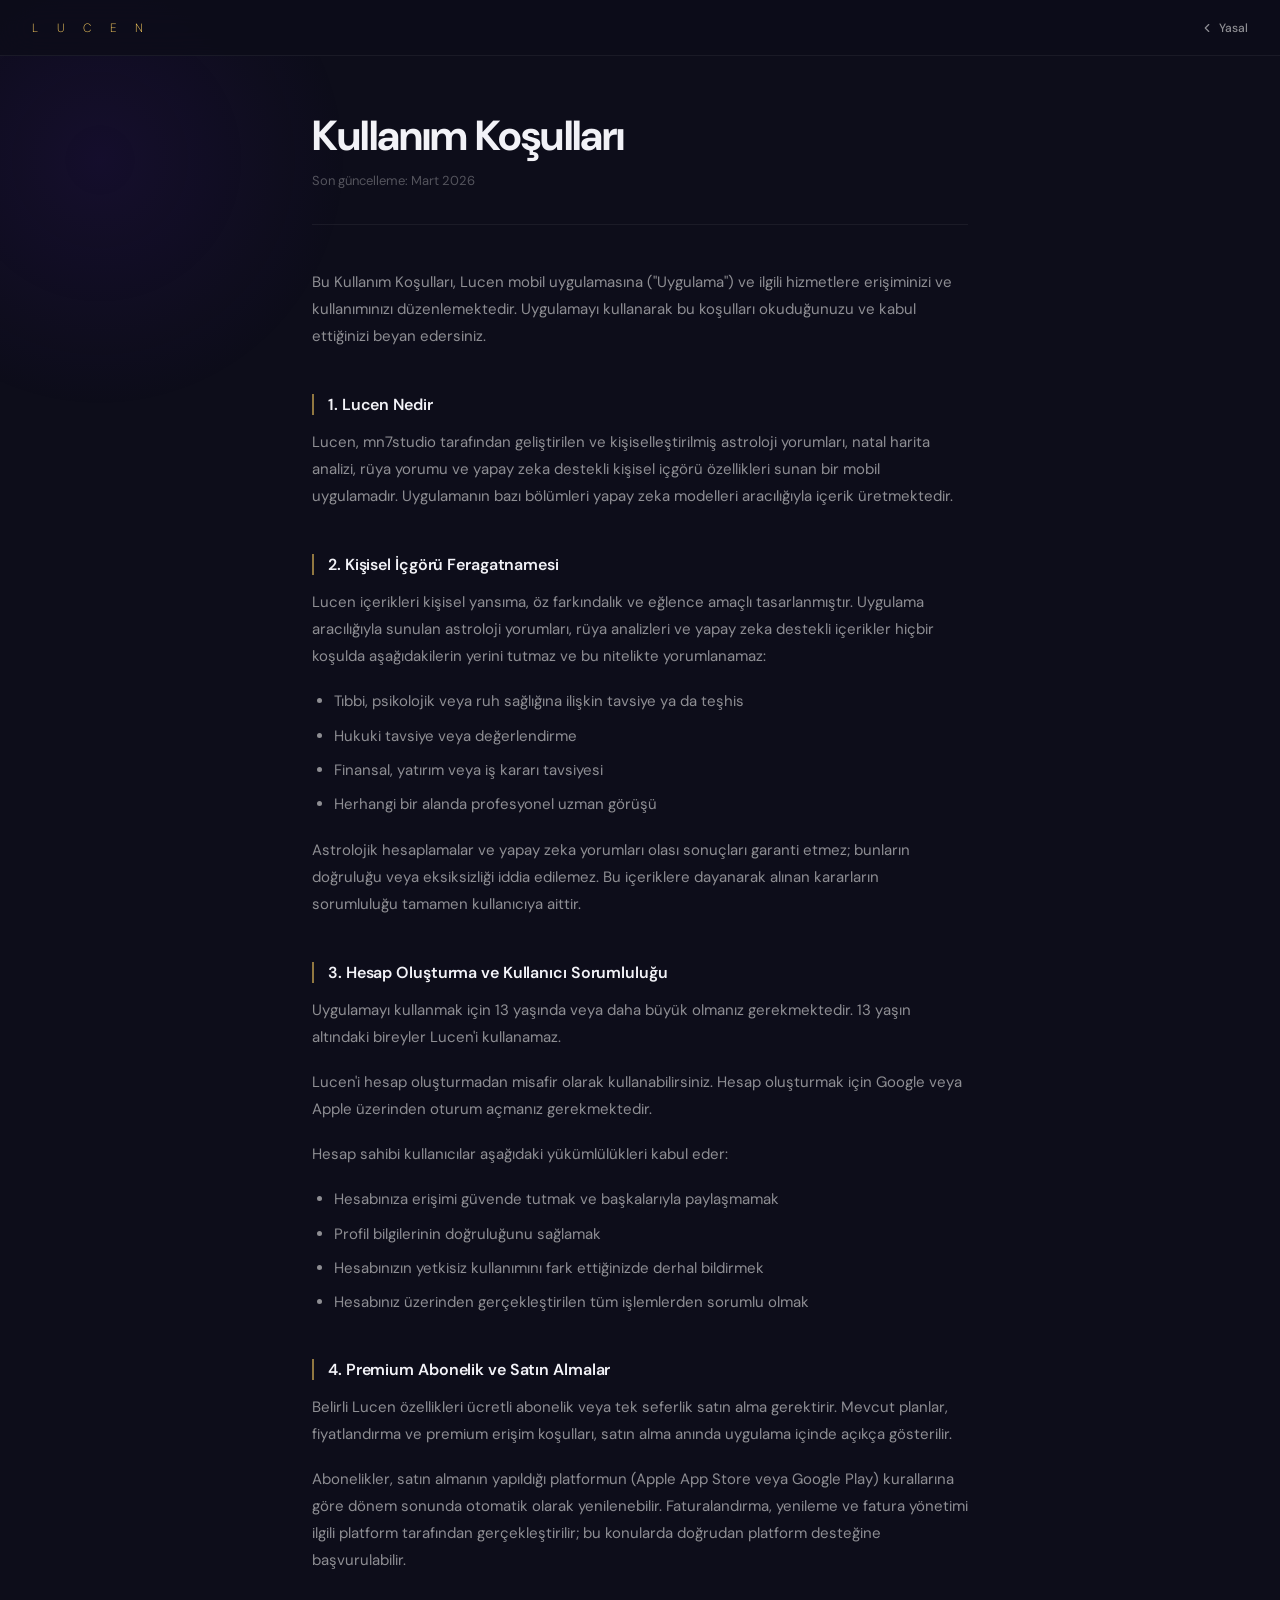
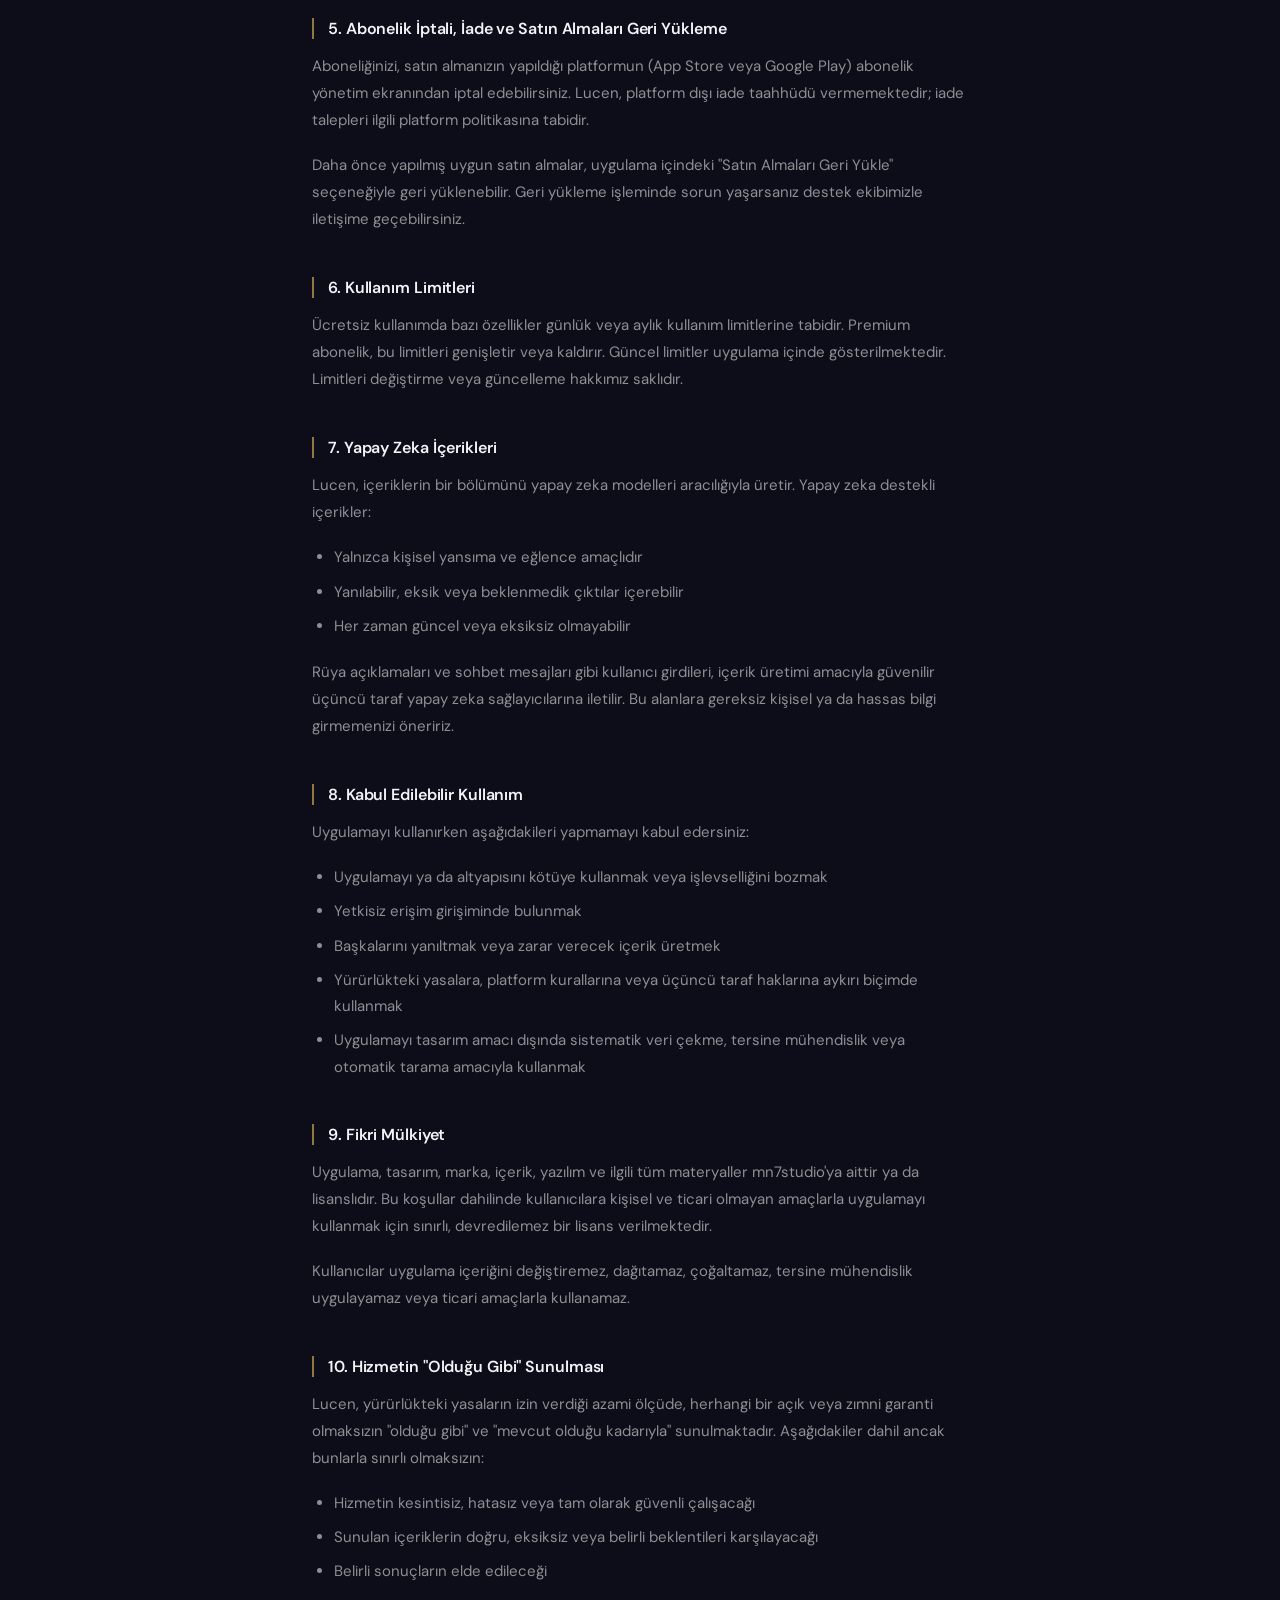
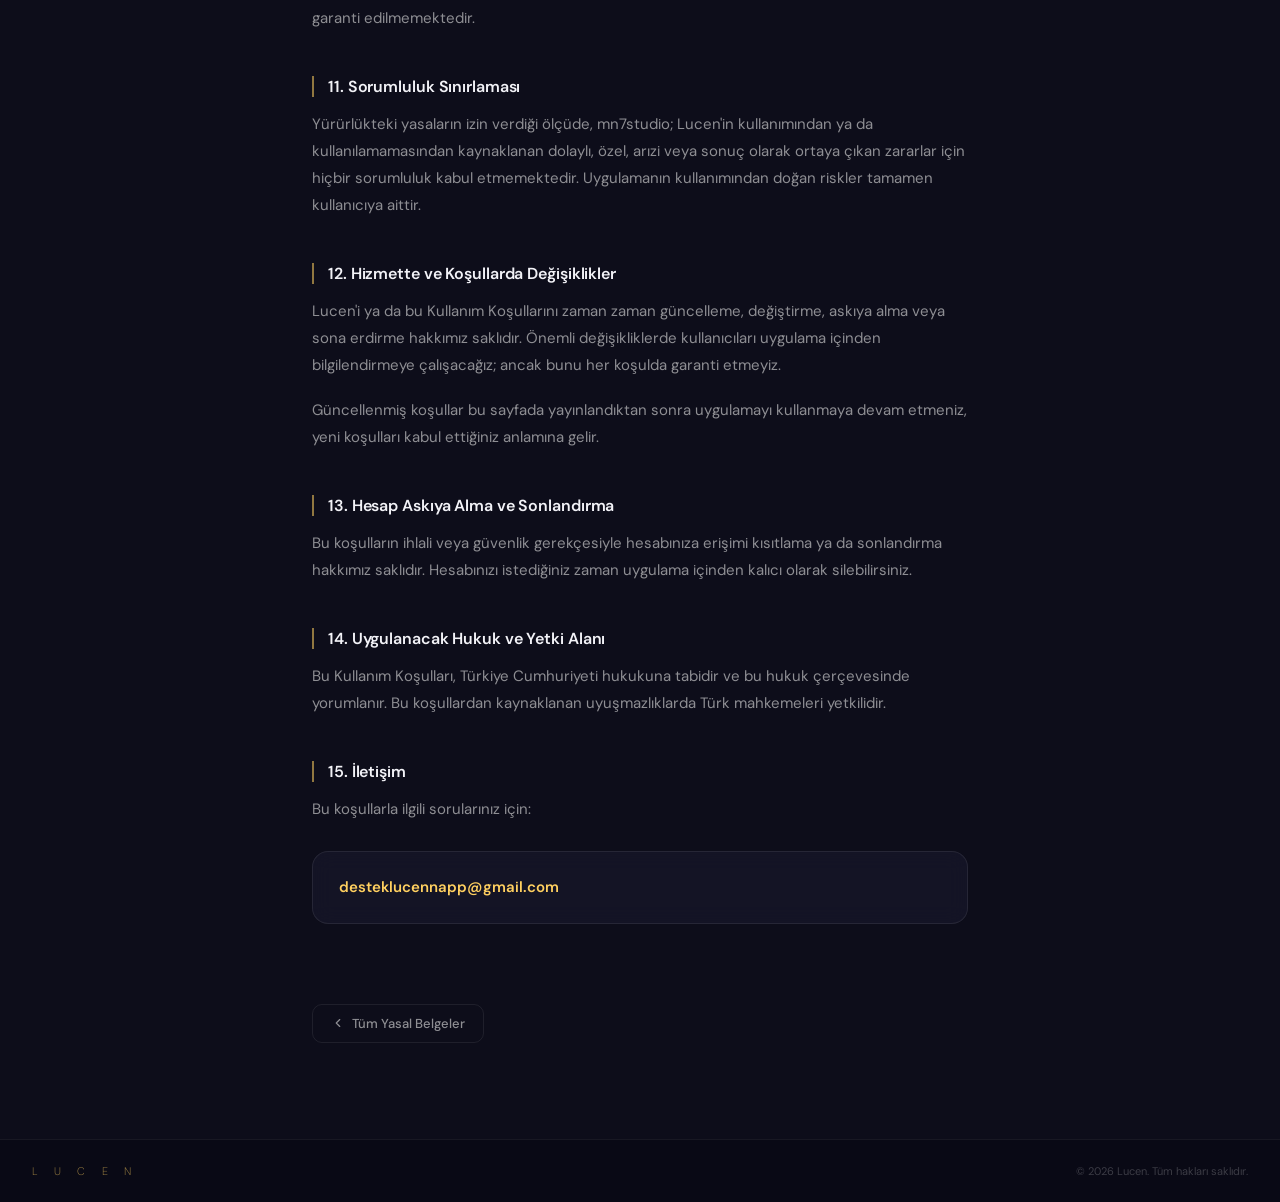
<file: terms.html>
<!doctype html>
<html lang="tr">
<head>
  <meta charset="utf-8" />
  <meta name="viewport" content="width=device-width, initial-scale=1" />
  <title>Lucen — Kullanım Koşulları</title>
  <meta name="description" content="Lucen kullanım koşulları — uygulamaya erişimi ve kullanımı düzenleyen şartlar." />
  <link rel="preconnect" href="https://fonts.googleapis.com" />
  <link rel="preconnect" href="https://fonts.gstatic.com" crossorigin />
  <link href="https://fonts.googleapis.com/css2?family=DM+Sans:opsz,wght@9..40,200;9..40,400;9..40,500;9..40,600;9..40,700&display=swap" rel="stylesheet" />
  <link rel="stylesheet" href="./styles.css" />
</head>
<body>

  <header class="legal-header">
    <a href="https://lucennapp.com" class="header-logo">L U C E N</a>
    <a href="./index.html" class="header-back">
      <svg width="14" height="14" viewBox="0 0 24 24" fill="none" stroke="currentColor" stroke-width="2" stroke-linecap="round" stroke-linejoin="round" aria-hidden="true">
        <polyline points="15 18 9 12 15 6"></polyline>
      </svg>
      Yasal
    </a>
  </header>

  <main class="legal-content">
    <h1 class="legal-title">Kullanım Koşulları</h1>
    <p class="legal-meta">Son güncelleme: Mart 2026</p>

    <p>
      Bu Kullanım Koşulları, Lucen mobil uygulamasına ("Uygulama") ve ilgili hizmetlere
      erişiminizi ve kullanımınızı düzenlemektedir. Uygulamayı kullanarak bu koşulları
      okuduğunuzu ve kabul ettiğinizi beyan edersiniz.
    </p>

    <h2>1. Lucen Nedir</h2>
    <p>
      Lucen, mn7studio tarafından geliştirilen ve kişiselleştirilmiş astroloji yorumları,
      natal harita analizi, rüya yorumu ve yapay zeka destekli kişisel içgörü özellikleri
      sunan bir mobil uygulamadır. Uygulamanın bazı bölümleri yapay zeka modelleri
      aracılığıyla içerik üretmektedir.
    </p>

    <h2>2. Kişisel İçgörü Feragatnamesi</h2>
    <p>
      Lucen içerikleri kişisel yansıma, öz farkındalık ve eğlence amaçlı tasarlanmıştır.
      Uygulama aracılığıyla sunulan astroloji yorumları, rüya analizleri ve yapay zeka
      destekli içerikler hiçbir koşulda aşağıdakilerin yerini tutmaz ve bu nitelikte
      yorumlanamaz:
    </p>
    <ul>
      <li>Tıbbi, psikolojik veya ruh sağlığına ilişkin tavsiye ya da teşhis</li>
      <li>Hukuki tavsiye veya değerlendirme</li>
      <li>Finansal, yatırım veya iş kararı tavsiyesi</li>
      <li>Herhangi bir alanda profesyonel uzman görüşü</li>
    </ul>
    <p>
      Astrolojik hesaplamalar ve yapay zeka yorumları olası sonuçları garanti etmez;
      bunların doğruluğu veya eksiksizliği iddia edilemez. Bu içeriklere dayanarak
      alınan kararların sorumluluğu tamamen kullanıcıya aittir.
    </p>

    <h2>3. Hesap Oluşturma ve Kullanıcı Sorumluluğu</h2>
    <p>
      Uygulamayı kullanmak için 13 yaşında veya daha büyük olmanız gerekmektedir.
      13 yaşın altındaki bireyler Lucen'i kullanamaz.
    </p>
    <p>
      Lucen'i hesap oluşturmadan misafir olarak kullanabilirsiniz.
      Hesap oluşturmak için Google veya Apple üzerinden oturum açmanız gerekmektedir.
    </p>
    <p>Hesap sahibi kullanıcılar aşağıdaki yükümlülükleri kabul eder:</p>
    <ul>
      <li>Hesabınıza erişimi güvende tutmak ve başkalarıyla paylaşmamak</li>
      <li>Profil bilgilerinin doğruluğunu sağlamak</li>
      <li>Hesabınızın yetkisiz kullanımını fark ettiğinizde derhal bildirmek</li>
      <li>Hesabınız üzerinden gerçekleştirilen tüm işlemlerden sorumlu olmak</li>
    </ul>

    <h2>4. Premium Abonelik ve Satın Almalar</h2>
    <p>
      Belirli Lucen özellikleri ücretli abonelik veya tek seferlik satın alma gerektirir.
      Mevcut planlar, fiyatlandırma ve premium erişim koşulları, satın alma anında
      uygulama içinde açıkça gösterilir.
    </p>
    <p>
      Abonelikler, satın almanın yapıldığı platformun (Apple App Store veya Google Play)
      kurallarına göre dönem sonunda otomatik olarak yenilenebilir. Faturalandırma, yenileme
      ve fatura yönetimi ilgili platform tarafından gerçekleştirilir; bu konularda doğrudan
      platform desteğine başvurulabilir.
    </p>

    <h2>5. Abonelik İptali, İade ve Satın Almaları Geri Yükleme</h2>
    <p>
      Aboneliğinizi, satın almanızın yapıldığı platformun (App Store veya Google Play)
      abonelik yönetim ekranından iptal edebilirsiniz. Lucen, platform dışı iade taahhüdü
      vermemektedir; iade talepleri ilgili platform politikasına tabidir.
    </p>
    <p>
      Daha önce yapılmış uygun satın almalar, uygulama içindeki "Satın Almaları Geri Yükle"
      seçeneğiyle geri yüklenebilir. Geri yükleme işleminde sorun yaşarsanız destek ekibimizle
      iletişime geçebilirsiniz.
    </p>

    <h2>6. Kullanım Limitleri</h2>
    <p>
      Ücretsiz kullanımda bazı özellikler günlük veya aylık kullanım limitlerine tabidir.
      Premium abonelik, bu limitleri genişletir veya kaldırır. Güncel limitler uygulama içinde
      gösterilmektedir. Limitleri değiştirme veya güncelleme hakkımız saklıdır.
    </p>

    <h2>7. Yapay Zeka İçerikleri</h2>
    <p>
      Lucen, içeriklerin bir bölümünü yapay zeka modelleri aracılığıyla üretir.
      Yapay zeka destekli içerikler:
    </p>
    <ul>
      <li>Yalnızca kişisel yansıma ve eğlence amaçlıdır</li>
      <li>Yanılabilir, eksik veya beklenmedik çıktılar içerebilir</li>
      <li>Her zaman güncel veya eksiksiz olmayabilir</li>
    </ul>
    <p>
      Rüya açıklamaları ve sohbet mesajları gibi kullanıcı girdileri, içerik üretimi amacıyla
      güvenilir üçüncü taraf yapay zeka sağlayıcılarına iletilir. Bu alanlara gereksiz kişisel
      ya da hassas bilgi girmemenizi öneririz.
    </p>

    <h2>8. Kabul Edilebilir Kullanım</h2>
    <p>Uygulamayı kullanırken aşağıdakileri yapmamayı kabul edersiniz:</p>
    <ul>
      <li>Uygulamayı ya da altyapısını kötüye kullanmak veya işlevselliğini bozmak</li>
      <li>Yetkisiz erişim girişiminde bulunmak</li>
      <li>Başkalarını yanıltmak veya zarar verecek içerik üretmek</li>
      <li>Yürürlükteki yasalara, platform kurallarına veya üçüncü taraf haklarına aykırı biçimde kullanmak</li>
      <li>Uygulamayı tasarım amacı dışında sistematik veri çekme, tersine mühendislik veya otomatik tarama amacıyla kullanmak</li>
    </ul>

    <h2>9. Fikri Mülkiyet</h2>
    <p>
      Uygulama, tasarım, marka, içerik, yazılım ve ilgili tüm materyaller mn7studio'ya
      aittir ya da lisanslıdır. Bu koşullar dahilinde kullanıcılara kişisel ve ticari olmayan
      amaçlarla uygulamayı kullanmak için sınırlı, devredilemez bir lisans verilmektedir.
    </p>
    <p>
      Kullanıcılar uygulama içeriğini değiştiremez, dağıtamaz, çoğaltamaz, tersine mühendislik
      uygulayamaz veya ticari amaçlarla kullanamaz.
    </p>

    <h2>10. Hizmetin "Olduğu Gibi" Sunulması</h2>
    <p>
      Lucen, yürürlükteki yasaların izin verdiği azami ölçüde, herhangi bir açık veya zımni
      garanti olmaksızın "olduğu gibi" ve "mevcut olduğu kadarıyla" sunulmaktadır.
      Aşağıdakiler dahil ancak bunlarla sınırlı olmaksızın:
    </p>
    <ul>
      <li>Hizmetin kesintisiz, hatasız veya tam olarak güvenli çalışacağı</li>
      <li>Sunulan içeriklerin doğru, eksiksiz veya belirli beklentileri karşılayacağı</li>
      <li>Belirli sonuçların elde edileceği</li>
    </ul>
    <p>garanti edilmemektedir.</p>

    <h2>11. Sorumluluk Sınırlaması</h2>
    <p>
      Yürürlükteki yasaların izin verdiği ölçüde, mn7studio; Lucen'in kullanımından
      ya da kullanılamamasından kaynaklanan dolaylı, özel, arızi veya sonuç olarak ortaya
      çıkan zararlar için hiçbir sorumluluk kabul etmemektedir. Uygulamanın kullanımından
      doğan riskler tamamen kullanıcıya aittir.
    </p>

    <h2>12. Hizmette ve Koşullarda Değişiklikler</h2>
    <p>
      Lucen'i ya da bu Kullanım Koşullarını zaman zaman güncelleme, değiştirme, askıya alma
      veya sona erdirme hakkımız saklıdır. Önemli değişikliklerde kullanıcıları uygulama içinden
      bilgilendirmeye çalışacağız; ancak bunu her koşulda garanti etmeyiz.
    </p>
    <p>
      Güncellenmiş koşullar bu sayfada yayınlandıktan sonra uygulamayı kullanmaya devam etmeniz,
      yeni koşulları kabul ettiğiniz anlamına gelir.
    </p>

    <h2>13. Hesap Askıya Alma ve Sonlandırma</h2>
    <p>
      Bu koşulların ihlali veya güvenlik gerekçesiyle hesabınıza erişimi kısıtlama ya da
      sonlandırma hakkımız saklıdır. Hesabınızı istediğiniz zaman uygulama içinden
      kalıcı olarak silebilirsiniz.
    </p>

    <h2>14. Uygulanacak Hukuk ve Yetki Alanı</h2>
    <p>
      Bu Kullanım Koşulları, Türkiye Cumhuriyeti hukukuna tabidir ve bu hukuk çerçevesinde
      yorumlanır. Bu koşullardan kaynaklanan uyuşmazlıklarda Türk mahkemeleri yetkilidir.
    </p>

    <h2>15. İletişim</h2>
    <p>Bu koşullarla ilgili sorularınız için:</p>
    <div class="highlight">
      <p>
        <strong>
          <a href="mailto:desteklucennapp@gmail.com">desteklucennapp@gmail.com</a>
        </strong>
      </p>
    </div>

    <a href="./index.html" class="back-link">
      <svg width="14" height="14" viewBox="0 0 24 24" fill="none" stroke="currentColor" stroke-width="2" stroke-linecap="round" stroke-linejoin="round" aria-hidden="true">
        <polyline points="15 18 9 12 15 6"></polyline>
      </svg>
      Tüm Yasal Belgeler
    </a>
  </main>

  <footer class="legal-footer">
    <a href="https://lucennapp.com" class="legal-footer-logo">L U C E N</a>
    <span class="legal-footer-copy">© 2026 Lucen. Tüm hakları saklıdır.</span>
  </footer>

</body>
</html>
</file>
<file: styles.css>
/* ─────────────────────────────────────────────────────────────────
   Lucen Legal — Shared Styles
   Applies to: index.html, privacy.html, terms.html, support.html
   ──────────────────────────────────────────────────────────────── */

/* ─── Reset ──────────────────────────────────────────────────── */
*, *::before, *::after { box-sizing: border-box; margin: 0; padding: 0; }

/* ─── Base ───────────────────────────────────────────────────── */
body {
  font-family: 'DM Sans', system-ui, sans-serif;
  background: #0D0D1A;
  color: #8E8E93;
  min-height: 100vh;
  position: relative;
  overflow-x: hidden;
  -webkit-font-smoothing: antialiased;
}

/* Subtle ambient blob — top-left only, very restrained */
body::before {
  content: '';
  position: fixed;
  top: -120px; left: -180px;
  width: 560px; height: 560px;
  background: radial-gradient(circle,
    rgba(58,21,128,0.18) 0%,
    transparent 62%);
  border-radius: 50%;
  pointer-events: none;
  z-index: 0;
}

/* ─── Header ─────────────────────────────────────────────────── */
.legal-header {
  position: sticky;
  top: 0; z-index: 50;
  background: rgba(13,13,26,0.88);
  backdrop-filter: blur(18px);
  -webkit-backdrop-filter: blur(18px);
  border-bottom: 1px solid rgba(255,255,255,0.06);
  padding: 0 32px;
  height: 56px;
  display: flex;
  align-items: center;
  justify-content: space-between;
}
.header-logo {
  font-size: 12px;
  font-weight: 200;
  letter-spacing: 0.65em;
  padding-right: 0.65em;
  color: #FFD060;
  text-decoration: none;
}
.header-back {
  font-size: 12px;
  font-weight: 500;
  color: #8E8E93;
  text-decoration: none;
  display: flex;
  align-items: center;
  gap: 5px;
  transition: color 0.2s;
}
.header-back:hover { color: #F2F2F7; }
.header-back svg { flex-shrink: 0; }

/* ─── Content wrapper ────────────────────────────────────────── */
.legal-content {
  position: relative;
  z-index: 1;
  max-width: 720px;
  margin: 0 auto;
  padding: 56px 32px 96px;
}

/* ─── Page title area ────────────────────────────────────────── */
.legal-title {
  font-size: clamp(28px, 5vw, 42px);
  font-weight: 700;
  letter-spacing: -0.8px;
  line-height: 1.12;
  color: #F2F2F7;
  margin-bottom: 10px;
}
.legal-meta {
  font-size: 13px;
  color: rgba(142,142,147,0.55);
  margin-bottom: 44px;
  padding-bottom: 32px;
  border-bottom: 1px solid rgba(255,255,255,0.06);
}

/* ─── Typography ─────────────────────────────────────────────── */
p {
  font-size: 15px;
  line-height: 1.80;
  color: #8E8E93;
  margin-bottom: 18px;
}

ul, ol {
  padding-left: 22px;
  margin-bottom: 20px;
}
li {
  font-size: 15px;
  line-height: 1.75;
  color: #8E8E93;
  margin-bottom: 8px;
}

/* ─── Section headings ───────────────────────────────────────── */
h2 {
  font-size: 16px;
  font-weight: 600;
  color: #F2F2F7;
  letter-spacing: -0.1px;
  margin-top: 44px;
  margin-bottom: 14px;
  padding-left: 14px;
  border-left: 2px solid rgba(255,208,96,0.55);
}

/* ─── Highlight / contact box ────────────────────────────────── */
.highlight {
  background: rgba(26,26,46,0.60);
  border: 1px solid rgba(255,255,255,0.08);
  border-radius: 16px;
  padding: 22px 26px;
  backdrop-filter: blur(10px);
  -webkit-backdrop-filter: blur(10px);
  margin: 28px 0;
}
.highlight p { margin-bottom: 0; }
.highlight strong {
  color: #F2F2F7;
  font-weight: 600;
}
.highlight a {
  color: #FFD060;
  text-decoration: none;
}
.highlight a:hover {
  text-decoration: underline;
  text-underline-offset: 3px;
}

/* ─── Inline links ───────────────────────────────────────────── */
a {
  color: rgba(255,208,96,0.75);
  text-decoration: none;
  transition: color 0.2s;
}
a:hover { color: #FFD060; }

/* ─── Back / nav link ────────────────────────────────────────── */
.back-link {
  display: inline-flex;
  align-items: center;
  gap: 7px;
  font-size: 13px;
  font-weight: 500;
  color: #8E8E93;
  text-decoration: none;
  margin-top: 52px;
  padding: 10px 18px;
  border: 1px solid rgba(255,255,255,0.08);
  border-radius: 10px;
  transition: color 0.2s, border-color 0.2s, background 0.2s;
}
.back-link:hover {
  color: #F2F2F7;
  border-color: rgba(255,255,255,0.15);
  background: rgba(255,255,255,0.04);
}

/* ─── Support-specific: topic cards ─────────────────────────── */
.support-grid {
  display: grid;
  grid-template-columns: repeat(auto-fit, minmax(220px, 1fr));
  gap: 16px;
  margin: 28px 0 44px;
}
.support-card {
  background: rgba(26,26,46,0.55);
  border: 1px solid rgba(255,255,255,0.07);
  border-radius: 18px;
  padding: 24px 22px;
  backdrop-filter: blur(10px);
  -webkit-backdrop-filter: blur(10px);
  transition: border-color 0.25s;
}
.support-card:hover {
  border-color: rgba(255,208,96,0.18);
}
.support-card-icon {
  font-size: 18px;
  color: #FFD060;
  margin-bottom: 14px;
  display: block;
}
.support-card h3 {
  font-size: 15px;
  font-weight: 600;
  color: #F2F2F7;
  margin-bottom: 8px;
  letter-spacing: -0.1px;
}
.support-card p {
  font-size: 13px;
  line-height: 1.65;
  color: rgba(142,142,147,0.85);
  margin-bottom: 0;
}

/* ─── CTA button (support page) ─────────────────────────────── */
.cta-btn {
  display: inline-flex;
  align-items: center;
  gap: 8px;
  font-family: 'DM Sans', sans-serif;
  font-size: 14px;
  font-weight: 700;
  letter-spacing: 0.2px;
  color: #1A1200;
  text-decoration: none;
  padding: 14px 28px;
  border-radius: 14px;
  background: linear-gradient(180deg, #FFBB4D 0%, #F5A020 100%);
  box-shadow: 0 8px 24px rgba(245,166,35,0.38);
  transition: opacity 0.2s, transform 0.2s;
}
.cta-btn:hover { opacity: 0.90; transform: translateY(-1px); color: #1A1200; }

/* ─── Legal index hub cards ──────────────────────────────────── */
.hub-grid {
  display: grid;
  grid-template-columns: repeat(auto-fit, minmax(200px, 1fr));
  gap: 14px;
  margin-top: 40px;
}
.hub-card {
  display: flex;
  flex-direction: column;
  gap: 6px;
  background: rgba(26,26,46,0.55);
  border: 1px solid rgba(255,255,255,0.08);
  border-radius: 16px;
  padding: 24px 22px;
  text-decoration: none;
  backdrop-filter: blur(10px);
  -webkit-backdrop-filter: blur(10px);
  transition: border-color 0.25s, transform 0.25s;
}
.hub-card:hover {
  border-color: rgba(255,208,96,0.22);
  transform: translateY(-3px);
  color: inherit;
}
.hub-card-icon {
  font-size: 18px;
  color: #FFD060;
  margin-bottom: 6px;
}
.hub-card-title {
  font-size: 15px;
  font-weight: 600;
  color: #F2F2F7;
  letter-spacing: -0.1px;
}
.hub-card-desc {
  font-size: 13px;
  color: rgba(142,142,147,0.80);
  line-height: 1.5;
  margin: 0;
}

/* ─── Footer (legal pages) ───────────────────────────────────── */
.legal-footer {
  position: relative; z-index: 1;
  border-top: 1px solid rgba(255,255,255,0.06);
  padding: 24px 32px;
  display: flex;
  align-items: center;
  justify-content: space-between;
  flex-wrap: wrap;
  gap: 12px;
  background: rgba(6,6,16,0.40);
}
.legal-footer-logo {
  font-size: 11px;
  font-weight: 200;
  letter-spacing: 0.6em;
  padding-right: 0.6em;
  color: rgba(255,208,96,0.65);
  text-decoration: none;
}
.legal-footer-copy {
  font-size: 11px;
  color: rgba(142,142,147,0.38);
}

/* ─── Responsive ─────────────────────────────────────────────── */
@media (max-width: 600px) {
  .legal-header { padding: 0 20px; }
  .legal-content { padding: 40px 20px 72px; }
  .legal-footer { padding: 20px; }
  h2 { margin-top: 36px; }
}
</file>
